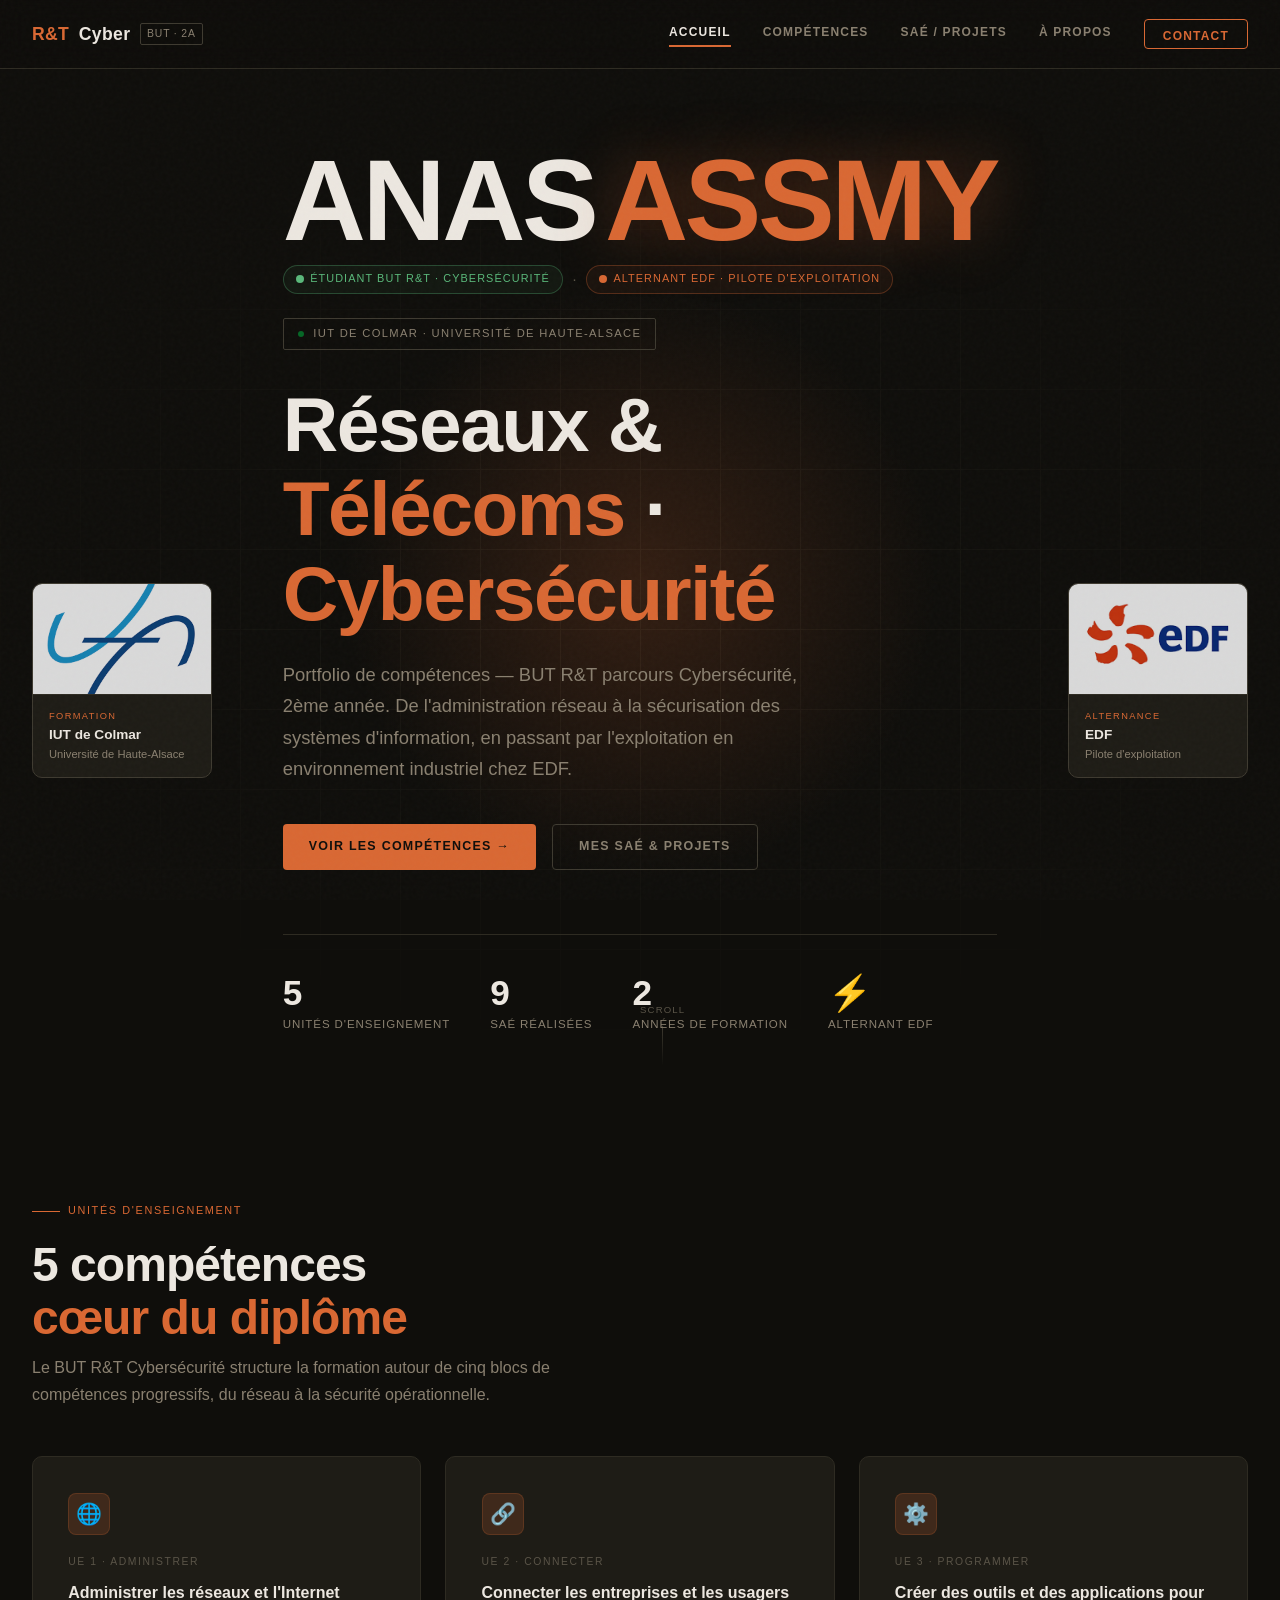
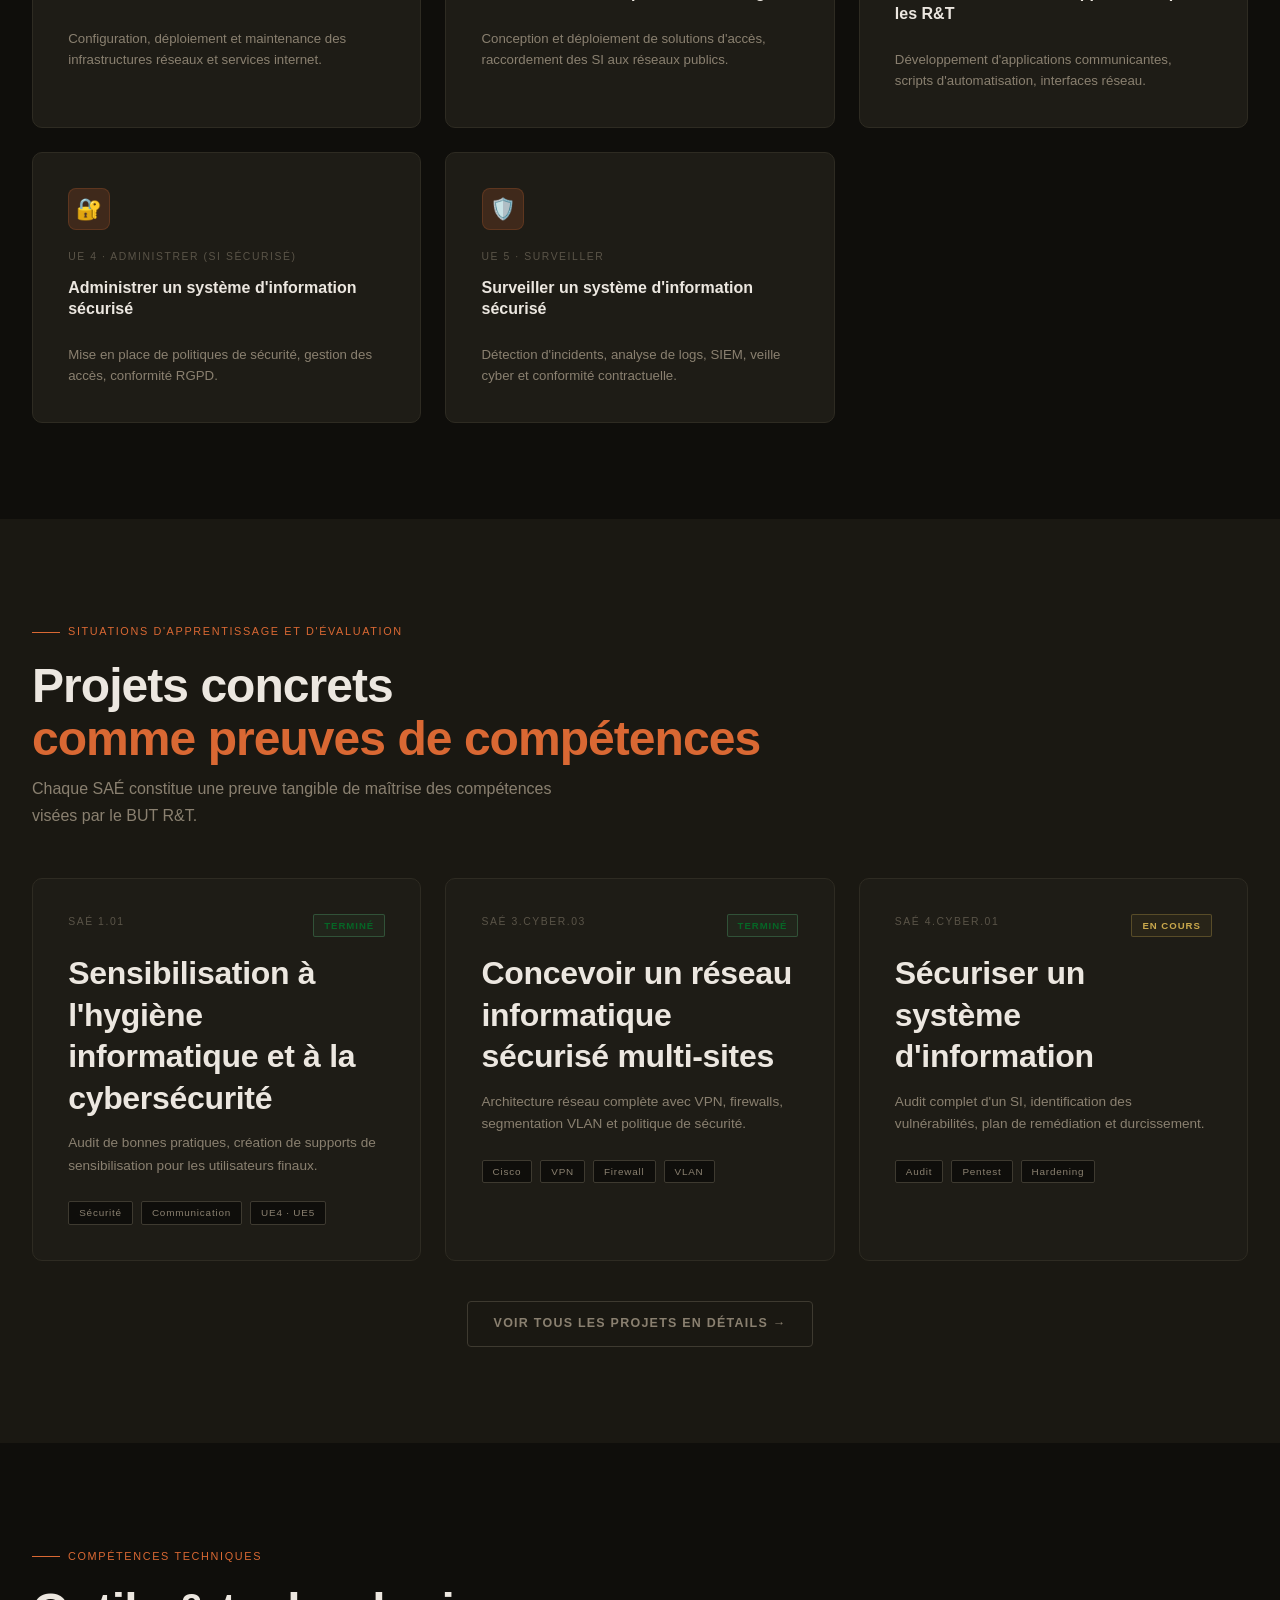
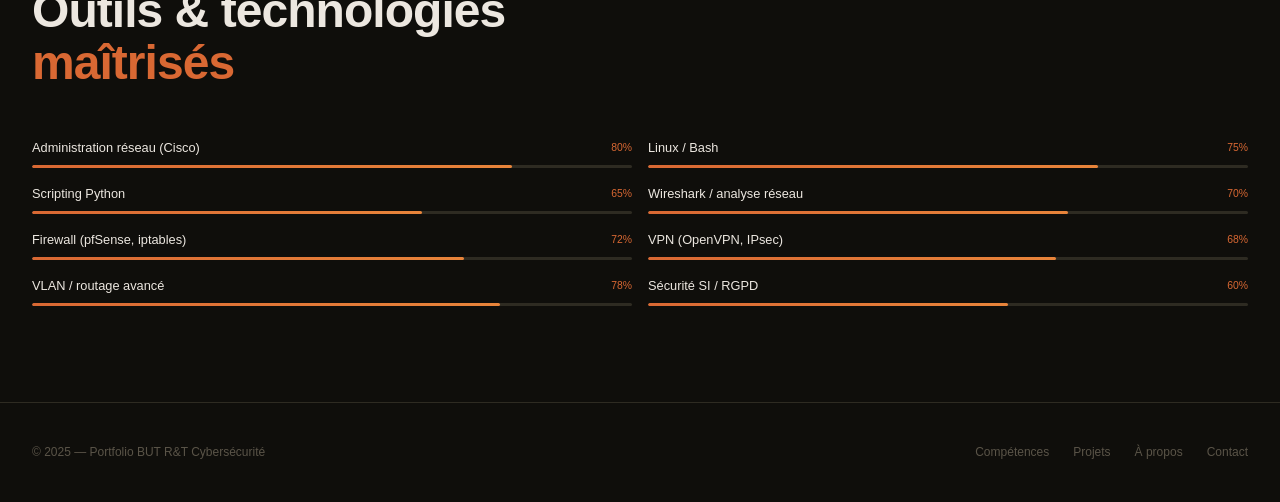
<file: index.html>
<!DOCTYPE html>
<html lang="fr">
<head>
  <meta charset="UTF-8" />
  <meta name="viewport" content="width=device-width, initial-scale=1.0"/>
  <title>Portfolio — BUT R&T Cybersécurité</title>
  <meta name="description" content="Portfolio étudiant BUT Réseaux & Télécommunications, parcours Cybersécurité — 2e année"/>
  <link rel="stylesheet" href="style.css"/>
  <link rel="icon" href="data:image/svg+xml,<svg xmlns='http://www.w3.org/2000/svg' viewBox='0 0 32 32'><rect width='32' height='32' rx='6' fill='%23d96833'/><text x='50%25' y='60%25' font-size='18' text-anchor='middle' fill='%230f0e0b' font-family='monospace' font-weight='700'>R</text></svg>"/>
</head>
<body>

<!-- ===== CURSOR ===== -->
<div class="cursor-dot" id="cursor"></div>

<!-- ===== HEADER ===== -->
<header id="header">
  <nav>
    <a href="index.html" class="nav-logo">
      <span>R&T</span>Cyber
      <span class="tag">BUT · 2A</span>
    </a>
    <div class="nav-links">
      <a href="index.html" class="active">Accueil</a>
      <a href="competences.html">Compétences</a>
      <a href="projets.html">SAÉ / Projets</a>
      <a href="apropos.html">À propos</a>
      <a href="contact.html" class="nav-cta">Contact</a>
    </div>
    <button class="nav-toggle" id="navToggle" aria-label="Menu">
      <span></span><span></span><span></span>
    </button>
  </nav>
</header>

<!-- Mobile menu -->
<div class="mobile-menu" id="mobileMenu">
  <a href="index.html">Accueil</a>
  <a href="competences.html">Compétences</a>
  <a href="projets.html">SAÉ / Projets</a>
  <a href="apropos.html">À propos</a>
  <a href="contact.html">Contact</a>
</div>

<!-- ===== HERO ===== -->
<main>
  <section class="hero">
    <div class="hero-grid"></div>
    <div class="hero-glow"></div>

    <!-- LEFT CARD: IUT -->
    <div class="hero-side-card hero-side-left reveal">
      <div class="side-card-img">
        <img
          src="uha.png"
          alt="IUT de Colmar – Université de Haute-Alsace"
          onerror="this.style.display='none';this.nextElementSibling.style.display='flex'"
        />
        <div class="side-card-fallback">
          <span>🎓</span>
        </div>
      </div>
      <div class="side-card-info">
        <div class="side-card-label">Formation</div>
        <div class="side-card-title">IUT de Colmar</div>
        <div class="side-card-sub">Université de Haute-Alsace</div>
      </div>
    </div>

    <!-- RIGHT CARD: EDF -->
    <div class="hero-side-card hero-side-right reveal">
      <div class="side-card-img">
        <img
          src="edf.png"
          alt="EDF – Électricité de France"
          onerror="this.style.display='none';this.nextElementSibling.style.display='flex'"
        />
        <div class="side-card-fallback">
          <span>⚡</span>
        </div>
      </div>
      <div class="side-card-info">
        <div class="side-card-label">Alternance</div>
        <div class="side-card-title">EDF</div>
        <div class="side-card-sub">Pilote d'exploitation</div>
      </div>
    </div>

    <div class="container hero-content">

      <!-- NAME BLOCK -->
      <div class="hero-identity">
        <div class="hero-name-line">
          <span class="hero-firstname">ANAS</span>
          <span class="hero-lastname">ASSMY</span>
        </div>
        <div class="hero-title-line">
          <span class="hero-role-tag">
            <svg width="8" height="8" viewBox="0 0 8 8"><circle cx="4" cy="4" r="4" fill="#5ab87a"/></svg>
            Étudiant BUT R&T · Cybersécurité
          </span>
          <span class="hero-role-sep">·</span>
          <span class="hero-alt-tag">
            <svg width="8" height="8" viewBox="0 0 8 8"><circle cx="4" cy="4" r="4" fill="#d96833"/></svg>
            Alternant EDF · Pilote d'exploitation
          </span>
        </div>
      </div>

      <div class="hero-badge">
        <span class="dot"></span>
        IUT de Colmar · Université de Haute-Alsace
      </div>

      <h1>
        Réseaux &amp;<br/>
        <em>Télécoms</em> ·<br/>
        <span class="h1-cyber">Cybersécurité</span>
      </h1>

      <p class="hero-sub">
        Portfolio de compétences — BUT R&T parcours Cybersécurité, 2ème année.
        De l'administration réseau à la sécurisation des systèmes d'information,
        en passant par l'exploitation en environnement industriel chez EDF.
      </p>

      <div class="hero-actions">
        <a href="competences.html" class="btn btn-primary">
          Voir les compétences →
        </a>
        <a href="projets.html" class="btn btn-outline">
          Mes SAÉ & projets
        </a>
      </div>

      <div class="hero-stats">
        <div>
          <div class="hero-stat-num">5</div>
          <div class="hero-stat-label">Unités d'Enseignement</div>
        </div>
        <div>
          <div class="hero-stat-num">9</div>
          <div class="hero-stat-label">SAÉ réalisées</div>
        </div>
        <div>
          <div class="hero-stat-num">2</div>
          <div class="hero-stat-label">Années de formation</div>
        </div>
        <div>
          <div class="hero-stat-num">⚡</div>
          <div class="hero-stat-label">Alternant EDF</div>
        </div>
      </div>
    </div>

    <div class="scroll-hint">Scroll</div>
  </section>

  <!-- ===== APERÇU UE ===== -->
  <section class="section">
    <div class="container">
      <div class="label">Unités d'enseignement</div>
      <h2 style="margin-bottom:0.6rem">5 compétences<br/><span class="text-accent">cœur du diplôme</span></h2>
      <p class="text-muted" style="max-width:520px;margin-bottom:3rem;line-height:1.7">
        Le BUT R&T Cybersécurité structure la formation autour de cinq blocs de compétences progressifs, du réseau à la sécurité opérationnelle.
      </p>

      <div class="ue-grid">
        <!-- UE1 -->
        <a href="competences.html#ue1" class="card ue-card reveal">
          <div class="ue-icon">🌐</div>
          <div class="ue-num">UE 1 · Administrer</div>
          <div class="ue-title">Administrer les réseaux et l'Internet</div>
          <p style="font-size:0.83rem;color:var(--text-muted);line-height:1.6">
            Configuration, déploiement et maintenance des infrastructures réseaux et services internet.
          </p>
        </a>

        <!-- UE2 -->
        <a href="competences.html#ue2" class="card ue-card reveal reveal-delay-1">
          <div class="ue-icon">🔗</div>
          <div class="ue-num">UE 2 · Connecter</div>
          <div class="ue-title">Connecter les entreprises et les usagers</div>
          <p style="font-size:0.83rem;color:var(--text-muted);line-height:1.6">
            Conception et déploiement de solutions d'accès, raccordement des SI aux réseaux publics.
          </p>
        </a>

        <!-- UE3 -->
        <a href="competences.html#ue3" class="card ue-card reveal reveal-delay-2">
          <div class="ue-icon">⚙️</div>
          <div class="ue-num">UE 3 · Programmer</div>
          <div class="ue-title">Créer des outils et des applications pour les R&T</div>
          <p style="font-size:0.83rem;color:var(--text-muted);line-height:1.6">
            Développement d'applications communicantes, scripts d'automatisation, interfaces réseau.
          </p>
        </a>

        <!-- UE4 -->
        <a href="competences.html#ue4" class="card ue-card reveal reveal-delay-3">
          <div class="ue-icon">🔐</div>
          <div class="ue-num">UE 4 · Administrer (SI sécurisé)</div>
          <div class="ue-title">Administrer un système d'information sécurisé</div>
          <p style="font-size:0.83rem;color:var(--text-muted);line-height:1.6">
            Mise en place de politiques de sécurité, gestion des accès, conformité RGPD.
          </p>
        </a>

        <!-- UE5 -->
        <a href="competences.html#ue5" class="card ue-card reveal reveal-delay-4">
          <div class="ue-icon">🛡️</div>
          <div class="ue-num">UE 5 · Surveiller</div>
          <div class="ue-title">Surveiller un système d'information sécurisé</div>
          <p style="font-size:0.83rem;color:var(--text-muted);line-height:1.6">
            Détection d'incidents, analyse de logs, SIEM, veille cyber et conformité contractuelle.
          </p>
        </a>
      </div>
    </div>
  </section>

  <!-- ===== APERÇU SAÉ ===== -->
  <section class="section" style="background:var(--bg-2);">
    <div class="container">
      <div class="label">Situations d'apprentissage et d'évaluation</div>
      <h2 style="margin-bottom:0.6rem">Projets concrets<br/><span class="text-accent">comme preuves de compétences</span></h2>
      <p class="text-muted" style="max-width:560px;margin-bottom:3rem;line-height:1.7">
        Chaque SAÉ constitue une preuve tangible de maîtrise des compétences visées par le BUT R&T.
      </p>

      <div class="projets-grid">
        <div class="card projet-card reveal">
          <div class="projet-header">
            <span class="projet-num">SAÉ 1.01</span>
            <span class="projet-badge badge-done">Terminé</span>
          </div>
          <div class="projet-title">Sensibilisation à l'hygiène informatique et à la cybersécurité</div>
          <p class="projet-desc">Audit de bonnes pratiques, création de supports de sensibilisation pour les utilisateurs finaux.</p>
          <div class="tech-tags">
            <span class="tech-tag">Sécurité</span>
            <span class="tech-tag">Communication</span>
            <span class="tech-tag">UE4 · UE5</span>
          </div>
        </div>

        <div class="card projet-card reveal reveal-delay-1">
          <div class="projet-header">
            <span class="projet-num">SAÉ 3.Cyber.03</span>
            <span class="projet-badge badge-done">Terminé</span>
          </div>
          <div class="projet-title">Concevoir un réseau informatique sécurisé multi-sites</div>
          <p class="projet-desc">Architecture réseau complète avec VPN, firewalls, segmentation VLAN et politique de sécurité.</p>
          <div class="tech-tags">
            <span class="tech-tag">Cisco</span>
            <span class="tech-tag">VPN</span>
            <span class="tech-tag">Firewall</span>
            <span class="tech-tag">VLAN</span>
          </div>
        </div>

        <div class="card projet-card reveal reveal-delay-2">
          <div class="projet-header">
            <span class="projet-num">SAÉ 4.Cyber.01</span>
            <span class="projet-badge badge-wip">En cours</span>
          </div>
          <div class="projet-title">Sécuriser un système d'information</div>
          <p class="projet-desc">Audit complet d'un SI, identification des vulnérabilités, plan de remédiation et durcissement.</p>
          <div class="tech-tags">
            <span class="tech-tag">Audit</span>
            <span class="tech-tag">Pentest</span>
            <span class="tech-tag">Hardening</span>
          </div>
        </div>
      </div>

      <div style="text-align:center;margin-top:2.5rem">
        <a href="projets.html" class="btn btn-outline">Voir tous les projets en détails →</a>
      </div>
    </div>
  </section>

  <!-- ===== SKILLS SNAPSHOT ===== -->
  <section class="section">
    <div class="container">
      <div class="label">Compétences techniques</div>
      <h2 style="margin-bottom:3rem">Outils & technologies<br/><span class="text-accent">maîtrisés</span></h2>

      <div class="skills-grid" id="skillsGrid">
        <div class="skill-bar reveal">
          <div class="skill-info"><span class="skill-name">Administration réseau (Cisco)</span><span class="skill-pct">80%</span></div>
          <div class="skill-track"><div class="skill-fill" data-width="80"></div></div>
        </div>
        <div class="skill-bar reveal reveal-delay-1">
          <div class="skill-info"><span class="skill-name">Linux / Bash</span><span class="skill-pct">75%</span></div>
          <div class="skill-track"><div class="skill-fill" data-width="75"></div></div>
        </div>
        <div class="skill-bar reveal reveal-delay-2">
          <div class="skill-info"><span class="skill-name">Scripting Python</span><span class="skill-pct">65%</span></div>
          <div class="skill-track"><div class="skill-fill" data-width="65"></div></div>
        </div>
        <div class="skill-bar reveal reveal-delay-3">
          <div class="skill-info"><span class="skill-name">Wireshark / analyse réseau</span><span class="skill-pct">70%</span></div>
          <div class="skill-track"><div class="skill-fill" data-width="70"></div></div>
        </div>
        <div class="skill-bar reveal">
          <div class="skill-info"><span class="skill-name">Firewall (pfSense, iptables)</span><span class="skill-pct">72%</span></div>
          <div class="skill-track"><div class="skill-fill" data-width="72"></div></div>
        </div>
        <div class="skill-bar reveal reveal-delay-1">
          <div class="skill-info"><span class="skill-name">VPN (OpenVPN, IPsec)</span><span class="skill-pct">68%</span></div>
          <div class="skill-track"><div class="skill-fill" data-width="68"></div></div>
        </div>
        <div class="skill-bar reveal reveal-delay-2">
          <div class="skill-info"><span class="skill-name">VLAN / routage avancé</span><span class="skill-pct">78%</span></div>
          <div class="skill-track"><div class="skill-fill" data-width="78"></div></div>
        </div>
        <div class="skill-bar reveal reveal-delay-3">
          <div class="skill-info"><span class="skill-name">Sécurité SI / RGPD</span><span class="skill-pct">60%</span></div>
          <div class="skill-track"><div class="skill-fill" data-width="60"></div></div>
        </div>
      </div>
    </div>
  </section>
</main>

<!-- ===== FOOTER ===== -->
<footer>
  <div class="container">
    <div class="footer-inner">
      <span class="footer-copy">© 2025 — Portfolio BUT R&T Cybersécurité</span>
      <div class="footer-links">
        <a href="competences.html">Compétences</a>
        <a href="projets.html">Projets</a>
        <a href="apropos.html">À propos</a>
        <a href="contact.html">Contact</a>
      </div>
    </div>
  </div>
</footer>

<script>
// Header hide on scroll
let lastY = 0;
const header = document.getElementById('header');
window.addEventListener('scroll', () => {
  const y = window.scrollY;
  header.classList.toggle('hidden', y > lastY && y > 100);
  lastY = y;
});

// Mobile menu
const toggle = document.getElementById('navToggle');
const menu   = document.getElementById('mobileMenu');
toggle.addEventListener('click', () => menu.classList.toggle('open'));
menu.querySelectorAll('a').forEach(a => a.addEventListener('click', () => menu.classList.remove('open')));

// Reveal on scroll
const observer = new IntersectionObserver(entries => {
  entries.forEach(e => { if (e.isIntersecting) e.target.classList.add('visible'); });
}, { threshold: 0.12 });
document.querySelectorAll('.reveal').forEach(el => observer.observe(el));

// Skill bars
const skillObserver = new IntersectionObserver(entries => {
  entries.forEach(e => {
    if (e.isIntersecting) {
      e.target.querySelectorAll('.skill-fill').forEach(fill => {
        fill.style.width = fill.dataset.width + '%';
      });
    }
  });
}, { threshold: 0.3 });
const sg = document.getElementById('skillsGrid');
if (sg) skillObserver.observe(sg);

// Cursor
const cursor = document.getElementById('cursor');
document.addEventListener('mousemove', e => {
  cursor.style.transform = `translate(${e.clientX - 4}px, ${e.clientY - 4}px)`;
});
</script>
</body>
</html>
</file>
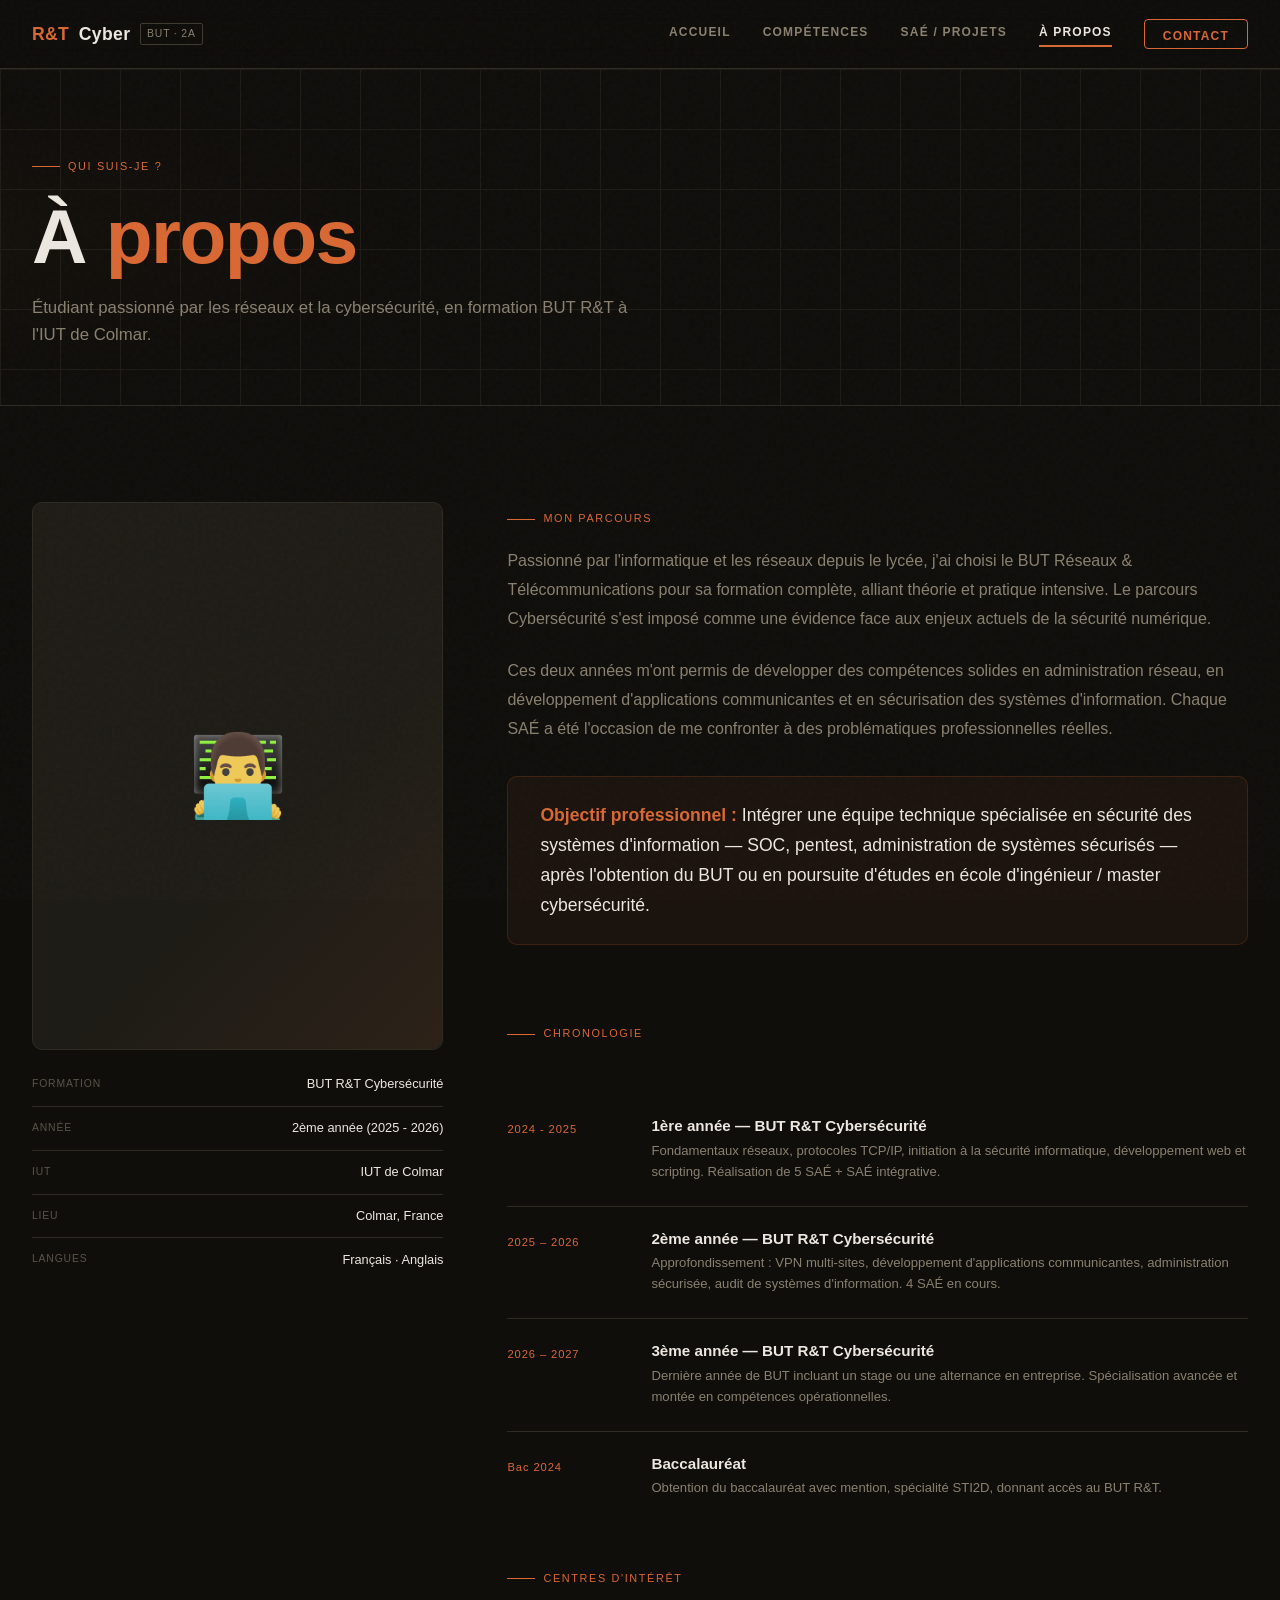
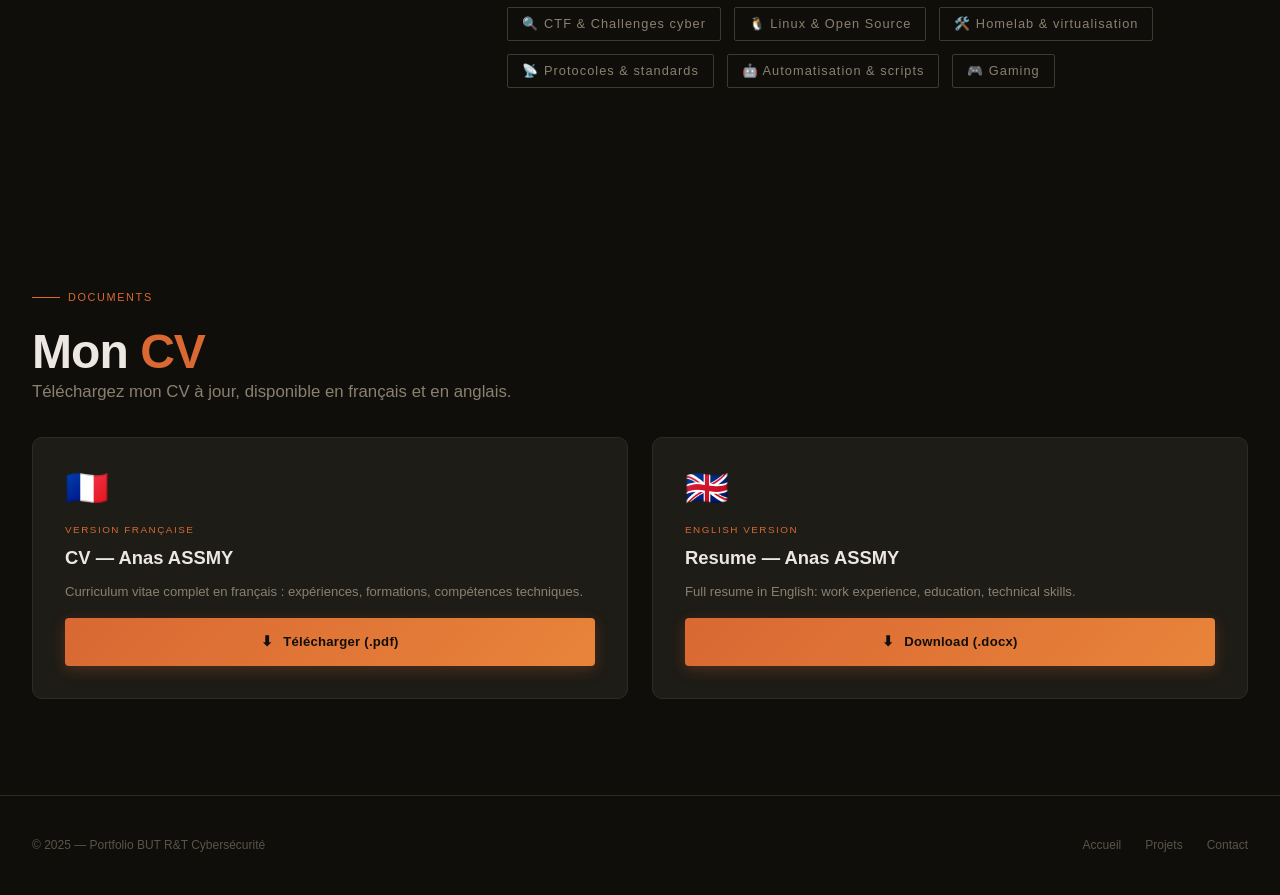
<file: apropos.html>
<!DOCTYPE html>
<html lang="fr">
<head>
  <meta charset="UTF-8"/>
  <meta name="viewport" content="width=device-width, initial-scale=1.0"/>
  <title>À propos — Portfolio BUT R&T Cybersécurité</title>
  <link rel="stylesheet" href="style.css"/>
  <link rel="icon" href="data:image/svg+xml,<svg xmlns='http://www.w3.org/2000/svg' viewBox='0 0 32 32'><rect width='32' height='32' rx='6' fill='%23d96833'/><text x='50%25' y='60%25' font-size='18' text-anchor='middle' fill='%230f0e0b' font-family='monospace' font-weight='700'>R</text></svg>"/>
</head>
<body>
<div class="cursor-dot" id="cursor"></div>

<header id="header">
  <nav>
    <a href="index.html" class="nav-logo"><span>R&T</span>Cyber<span class="tag">BUT · 2A</span></a>
    <div class="nav-links">
      <a href="index.html">Accueil</a>
      <a href="competences.html">Compétences</a>
      <a href="projets.html">SAÉ / Projets</a>
      <a href="apropos.html" class="active">À propos</a>
      <a href="contact.html" class="nav-cta">Contact</a>
    </div>
    <button class="nav-toggle" id="navToggle"><span></span><span></span><span></span></button>
  </nav>
</header>
<div class="mobile-menu" id="mobileMenu">
  <a href="index.html">Accueil</a>
  <a href="competences.html">Compétences</a>
  <a href="projets.html">SAÉ / Projets</a>
  <a href="apropos.html">À propos</a>
  <a href="contact.html">Contact</a>
</div>

<main>
  <section class="page-hero">
    <div class="page-hero-bg"></div>
    <div class="container page-hero-content">
      <div class="label">Qui suis-je ?</div>
      <h1>À <span class="text-accent">propos</span></h1>
      <p>Étudiant passionné par les réseaux et la cybersécurité, en formation BUT R&T à l'IUT de Colmar.</p>
    </div>
  </section>

  <section class="section">
    <div class="container">
      <div class="about-layout">

       
 


        <!-- SIDEBAR -->
        <div class="about-sidebar reveal">
          <div class="avatar-wrapper">
            <div class="avatar-placeholder">👨‍💻</div>
            <div class="avatar-frame"></div>
          </div>

          <div class="info-list">
            <div class="info-row">
              <span class="info-key">Formation</span>
              <span class="info-val">BUT R&T Cybersécurité</span>
            </div>
            <div class="info-row">
              <span class="info-key">Année</span>
              <span class="info-val">2ème année (2025 - 2026)</span>
            </div>
            <div class="info-row">
              <span class="info-key">IUT</span>
              <span class="info-val">IUT de Colmar</span>
            </div>
            <div class="info-row">
              <span class="info-key">Lieu</span>
              <span class="info-val">Colmar, France</span>
            </div>
            <div class="info-row">
              <span class="info-key">Langues</span>
              <span class="info-val">Français · Anglais</span>
            </div>
          </div>
        </div>

        <!-- BODY -->
        <div class="about-body">
          <div class="label reveal">Mon parcours</div>

          <p class="reveal reveal-delay-1">
            Passionné par l'informatique et les réseaux depuis le lycée, j'ai choisi le BUT Réseaux & Télécommunications pour sa formation complète, alliant théorie et pratique intensive. Le parcours Cybersécurité s'est imposé comme une évidence face aux enjeux actuels de la sécurité numérique.
          </p>

          <p class="reveal reveal-delay-2">
            Ces deux années m'ont permis de développer des compétences solides en administration réseau, en développement d'applications communicantes et en sécurisation des systèmes d'information. Chaque SAÉ a été l'occasion de me confronter à des problématiques professionnelles réelles.
          </p>

          <div class="highlight-box reveal">
            <p>
              <strong>Objectif professionnel :</strong> Intégrer une équipe technique spécialisée en sécurité des systèmes d'information — SOC, pentest, administration de systèmes sécurisés — après l'obtention du BUT ou en poursuite d'études en école d'ingénieur / master cybersécurité.
            </p>
          </div>

          <!-- TIMELINE -->
          <div class="label reveal" style="margin-top:3rem">Chronologie</div>
          <div class="timeline">
            <div class="timeline-item reveal">
              <div class="timeline-year">2024 - 2025</div>
              <div class="timeline-content">
                <h4>1ère année — BUT R&T Cybersécurité</h4>
                <p>Fondamentaux réseaux, protocoles TCP/IP, initiation à la sécurité informatique, développement web et scripting. Réalisation de 5 SAÉ + SAÉ intégrative.</p>
              </div>
            </div>
            <div class="timeline-item reveal reveal-delay-1">
              <div class="timeline-year">2025 – 2026</div>
              <div class="timeline-content">
                <h4>2ème année — BUT R&T Cybersécurité</h4>
                <p>Approfondissement : VPN multi-sites, développement d'applications communicantes, administration sécurisée, audit de systèmes d'information. 4 SAÉ en cours.</p>
              </div>
            </div>
            <div class="timeline-item reveal reveal-delay-2">
              <div class="timeline-year">2026 – 2027</div>
              <div class="timeline-content">
                <h4>3ème année — BUT R&T Cybersécurité</h4>
                <p>Dernière année de BUT incluant un stage ou une alternance en entreprise. Spécialisation avancée et montée en compétences opérationnelles.</p>
              </div>
            </div>
            <div class="timeline-item reveal reveal-delay-3">
              <div class="timeline-year">Bac 2024</div>
              <div class="timeline-content">
                <h4>Baccalauréat</h4>
                <p>Obtention du baccalauréat avec mention, spécialité STI2D, donnant accès au BUT R&T.</p>
              </div>
            </div>
          </div>

          <!-- CENTRES D'INTÉRÊT -->
          <div class="label reveal" style="margin-top:3rem">Centres d'intérêt</div>
          <div style="display:flex;flex-wrap:wrap;gap:0.8rem;" class="reveal reveal-delay-1">
            <span class="tech-tag" style="font-size:0.8rem;padding:6px 14px;">🔍 CTF & Challenges cyber</span>
            <span class="tech-tag" style="font-size:0.8rem;padding:6px 14px;">🐧 Linux & Open Source</span>
            <span class="tech-tag" style="font-size:0.8rem;padding:6px 14px;">🛠️ Homelab & virtualisation</span>
            <span class="tech-tag" style="font-size:0.8rem;padding:6px 14px;">📡 Protocoles & standards</span>
            <span class="tech-tag" style="font-size:0.8rem;padding:6px 14px;">🤖 Automatisation & scripts</span>
            <span class="tech-tag" style="font-size:0.8rem;padding:6px 14px;">🎮 Gaming</span>
          </div>
        </div>
      </div>
    </div>
  </section>
   <section class="section">
  <div class="container">
    <div class="label">Documents</div>
    <h2>Mon <span class="text-accent">CV</span></h2>
    <p style="font-size:1.05rem;color:var(--text-muted);max-width:600px;margin-bottom:2rem;">
      Téléchargez mon CV à jour, disponible en français et en anglais.
    </p>
 
    <div class="cv-grid">
 
      <!-- CV FRANÇAIS -->
      <div class="cv-card reveal">
        <div class="cv-card-flag">🇫🇷</div>
        <div class="cv-card-body">
          <div class="cv-card-label">Version française</div>
          <div class="cv-card-title">CV — Anas ASSMY</div>
          <p class="cv-card-desc">Curriculum vitae complet en français : expériences, formations, compétences techniques.</p>
        </div>
        <a href="CV_2026-06-17_Anas_ASSMY-1.pdf" download class="cv-download-btn">
          <span class="cv-icon">⬇</span>
          Télécharger (.pdf)
        </a>
      </div>
 
      <!-- CV ANGLAIS -->
      <div class="cv-card reveal reveal-delay-1">
        <div class="cv-card-flag">🇬🇧</div>
        <div class="cv-card-body">
          <div class="cv-card-label">English version</div>
          <div class="cv-card-title">Resume — Anas ASSMY</div>
          <p class="cv-card-desc">Full resume in English: work experience, education, technical skills.</p>
        </div>
        <a href="CV_Anas_ASSMY_EN.docx" download class="cv-download-btn">
          <span class="cv-icon">⬇</span>
          Download (.docx)
        </a>
      </div>
 
    </div>
  </div>
</section>

  
</main>

<footer>
  <div class="container">
    <div class="footer-inner">
      <span class="footer-copy">© 2025 — Portfolio BUT R&T Cybersécurité</span>
      <div class="footer-links">
        <a href="index.html">Accueil</a>
        <a href="projets.html">Projets</a>
        <a href="contact.html">Contact</a>
      </div>
    </div>
  </div>
</footer>

<script>
let lastY = 0;
const header = document.getElementById('header');
window.addEventListener('scroll', () => {
  const y = window.scrollY;
  header.classList.toggle('hidden', y > lastY && y > 100);
  lastY = y;
});
const toggle = document.getElementById('navToggle');
const menu   = document.getElementById('mobileMenu');
toggle.addEventListener('click', () => menu.classList.toggle('open'));
menu.querySelectorAll('a').forEach(a => a.addEventListener('click', () => menu.classList.remove('open')));
const observer = new IntersectionObserver(entries => {
  entries.forEach(e => { if (e.isIntersecting) e.target.classList.add('visible'); });
}, { threshold: 0.1 });
document.querySelectorAll('.reveal').forEach(el => observer.observe(el));
const cursor = document.getElementById('cursor');
document.addEventListener('mousemove', e => {
  cursor.style.transform = `translate(${e.clientX - 4}px, ${e.clientY - 4}px)`;
});
</script>
</body>
</html>
</file>
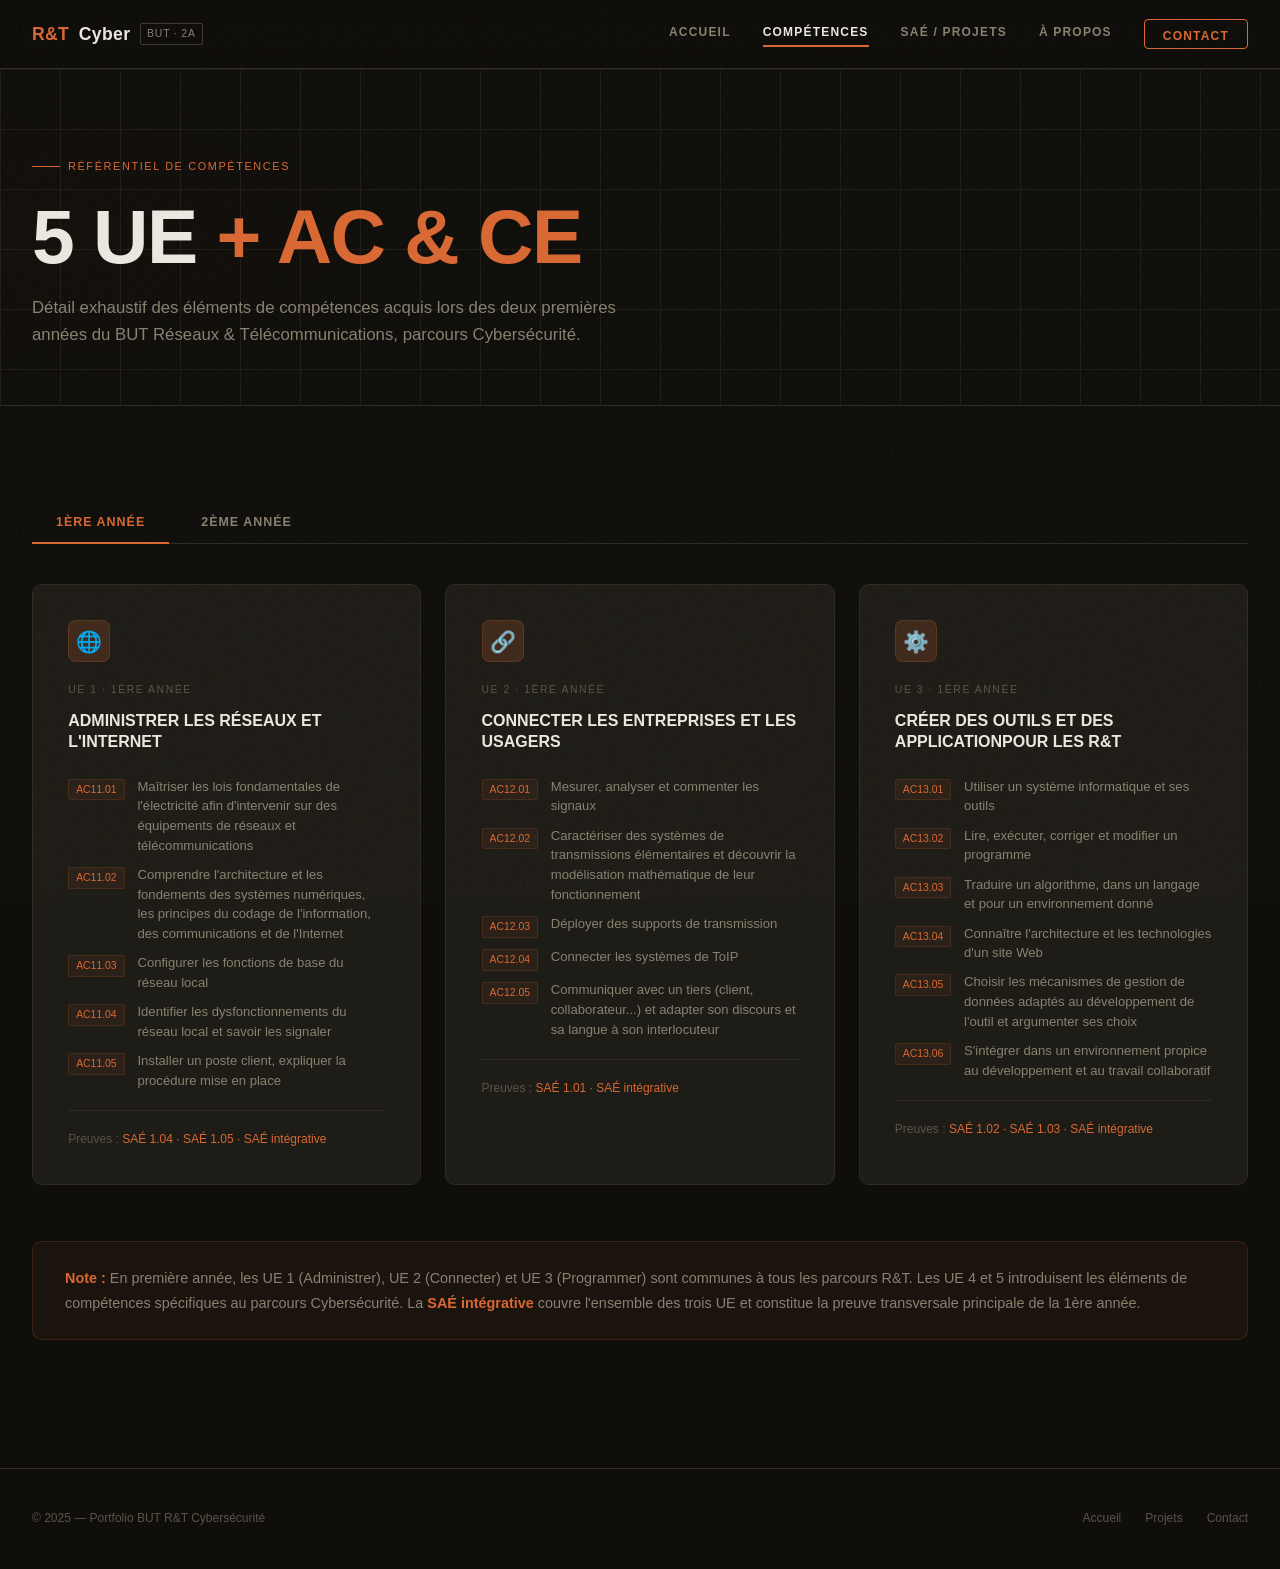
<file: competences.html>
<!DOCTYPE html>
<html lang="fr">
<head>
  <meta charset="UTF-8"/>
  <meta name="viewport" content="width=device-width, initial-scale=1.0"/>
  <title>Compétences — Portfolio BUT R&T Cybersécurité</title>
  <link rel="stylesheet" href="style.css"/>
  <link rel="icon" href="data:image/svg+xml,<svg xmlns='http://www.w3.org/2000/svg' viewBox='0 0 32 32'><rect width='32' height='32' rx='6' fill='%23d96833'/><text x='50%25' y='60%25' font-size='18' text-anchor='middle' fill='%230f0e0b' font-family='monospace' font-weight='700'>R</text></svg>"/>
</head>
<body>
<div class="cursor-dot" id="cursor"></div>

<header id="header">
  <nav>
    <a href="index.html" class="nav-logo"><span>R&T</span>Cyber<span class="tag">BUT · 2A</span></a>
    <div class="nav-links">
      <a href="index.html">Accueil</a>
      <a href="competences.html" class="active">Compétences</a>
      <a href="projets.html">SAÉ / Projets</a>
      <a href="apropos.html">À propos</a>
      <a href="contact.html" class="nav-cta">Contact</a>
    </div>
    <button class="nav-toggle" id="navToggle"><span></span><span></span><span></span></button>
  </nav>
</header>

<div class="mobile-menu" id="mobileMenu">
  <a href="index.html">Accueil</a>
  <a href="competences.html">Compétences</a>
  <a href="projets.html">SAÉ / Projets</a>
  <a href="apropos.html">À propos</a>
  <a href="contact.html">Contact</a>
</div>

<main>
  <!-- PAGE HERO -->
  <section class="page-hero">
    <div class="page-hero-bg"></div>
    <div class="container page-hero-content">
      <div class="label">Référentiel de compétences</div>
      <h1>5 UE<span class="text-accent"> + AC & CE</span></h1>
      <p>Détail exhaustif des éléments de compétences acquis lors des deux premières années du BUT Réseaux & Télécommunications, parcours Cybersécurité.</p>
    </div>
  </section>

  <!-- YEAR TABS -->
  <section class="section">
    <div class="container">

      <div class="year-tabs">
        <button class="year-tab active" data-tab="an1">1ère année</button>
        <button class="year-tab" data-tab="an2">2ème année</button>
      </div>

      <!-- ======= 1ÈRE ANNÉE ======= -->
      <div class="tab-content active ue-grid" id="an1">

        <!-- UE3 1A -->
        <div class="card ue-card reveal" id="ue3-1a">
          <div class="ue-icon">🌐</div>
          <div class="ue-num">UE 1 · 1ère année</div>
          <div class="ue-title">ADMINISTRER LES RÉSEAUX ET L'INTERNET</div>
          <div class="ce-list">
            <div class="ce-item"><span class="ce-code">AC11.01</span>Maîtriser les lois fondamentales de l'électricité afin d'intervenir sur des équipements de réseaux et télécommunications</div>
            <div class="ce-item"><span class="ce-code">AC11.02</span>Comprendre l'architecture et les fondements des systèmes numériques, les principes du codage de l'information, des communications et de l'Internet</div>
            <div class="ce-item"><span class="ce-code">AC11.03</span>Configurer les fonctions de base du réseau local</div>
            <div class="ce-item"><span class="ce-code">AC11.04</span>Identifier les dysfonctionnements du réseau local et savoir les signaler</div>
            <div class="ce-item"><span class="ce-code">AC11.05</span>Installer un poste client, expliquer la procédure mise en place</div>
          </div>
          <div class="projet-ue-link">Preuves : <span>SAÉ 1.04 · SAÉ 1.05 · SAÉ intégrative</span></div>
        </div>

        <!-- UE4 1A -->
        <div class="card ue-card reveal reveal-delay-1" id="ue4-1a">
          <div class="ue-icon">🔗</div>
          <div class="ue-num">UE 2 · 1ère année</div>
          <div class="ue-title">CONNECTER LES ENTREPRISES ET LES USAGERS</div>
          <div class="ce-list">
            <div class="ce-item"><span class="ce-code">AC12.01</span>Mesurer, analyser et commenter les signaux</div>
            <div class="ce-item"><span class="ce-code">AC12.02</span>Caractériser des systèmes de transmissions élémentaires et découvrir la modélisation mathématique de leur fonctionnement</div>
            <div class="ce-item"><span class="ce-code">AC12.03</span>Déployer des supports de transmission</div>
            <div class="ce-item"><span class="ce-code">AC12.04</span>Connecter les systèmes de ToIP</div>
            <div class="ce-item"><span class="ce-code">AC12.05</span>Communiquer avec un tiers (client, collaborateur...) et adapter son discours et sa langue à son interlocuteur</div>
          </div>
          <div class="projet-ue-link">Preuves : <span>SAÉ 1.01 · SAÉ intégrative</span></div>
        </div>

        <!-- UE5 1A -->
        <div class="card ue-card reveal reveal-delay-2" id="ue5-1a">
          <div class="ue-icon">⚙️</div>
          <div class="ue-num">UE 3 · 1ère année</div>
          <div class="ue-title">CRÉER DES OUTILS  ET DES  APPLICATIONPOUR LES R&T</div>
          <div class="ce-list">
            <div class="ce-item"><span class="ce-code">AC13.01</span>Utiliser un système informatique et ses outils</div>
            <div class="ce-item"><span class="ce-code">AC13.02</span>Lire, exécuter, corriger et modifier un programme</div>
            <div class="ce-item"><span class="ce-code">AC13.03</span>Traduire un algorithme, dans un langage et pour un environnement donné</div>
            <div class="ce-item"><span class="ce-code">AC13.04</span>Connaître l'architecture et les technologies d'un site Web</div>
            <div class="ce-item"><span class="ce-code">AC13.05</span>Choisir les mécanismes de gestion de données adaptés au développement de l'outil et argumenter ses choix</div>
            <div class="ce-item"><span class="ce-code">AC13.06</span>S'intégrer dans un environnement propice au développement et au travail collaboratif</div>
          </div>
          <div class="projet-ue-link">Preuves : <span>SAÉ 1.02 · SAÉ 1.03 · SAÉ intégrative</span></div>
        </div>

        <!-- NOTE 1A -->
        <div class="highlight-box" style="grid-column:1/-1">
          <p>
            <strong>Note :</strong> En première année, les UE 1 (Administrer), UE 2 (Connecter) et UE 3 (Programmer) sont communes à tous les parcours R&T.
            Les UE 4 et 5 introduisent les éléments de compétences spécifiques au parcours Cybersécurité.
            La <strong>SAÉ intégrative</strong> couvre l'ensemble des trois UE et constitue la preuve transversale principale de la 1ère année.
          </p>
        </div>
      </div>

      <!-- ======= 2ÈME ANNÉE ======= -->
      <div class="tab-content ue-grid" id="an2">

        <!-- UE1 2A -->
        <div class="card ue-card reveal" id="ue1">
          <div class="ue-icon">🌐</div>
          <div class="ue-num">UE 1 · 2ème année</div>
          <div class="ue-title">Administrer les réseaux et l'Internet</div>
          <div class="ce-list">
            <div class="ce-item"><span class="ce-code">AC11.01</span>Maîtriser les lois fondamentales de l'électricité afin d'intervenir sur des équipements de réseaux et télécommunications</div>
            <div class="ce-item"><span class="ce-code">AC11.02</span>Comprendre l'architecture et les fondements des systèmes numériques, les principes du codage de l'information, des communications et de l'Internet</div>
            <div class="ce-item"><span class="ce-code">AC11.03</span>Configurer les fonctions de base du réseau local</div>
            <div class="ce-item"><span class="ce-code">AC11.04</span>Identifier les dysfonctionnements du réseau local et savoir les signaler</div>
            <div class="ce-item"><span class="ce-code">AC11.05</span>Installer un poste client, expliquer la procédure mise en place</div>
          </div>
          <div class="projet-ue-link">Preuves : <span>SAE3.01_FA · SAE3.Cyber.03_FA</span></div>
        </div>

        <!-- UE2 2A -->
        <div class="card ue-card reveal reveal-delay-1" id="ue2">
          <div class="ue-icon">🔗</div>
          <div class="ue-num">UE 2 · 2ème année</div>
          <div class="ue-title">Connecter les entreprises et les usagers</div>
          <div class="ce-list">
            <div class="ce-item"><span class="ce-code">AC12.01</span>Mesurer, analyser et commenter les signaux</div>
            <div class="ce-item"><span class="ce-code">AC12.02</span>Caractériser des systèmes de transmissions élémentaires et découvrir la modélisation mathématique de leur fonctionnement</div>
            <div class="ce-item"><span class="ce-code">AC12.03</span>Déployer des supports de transmission</div>
            <div class="ce-item"><span class="ce-code">AC12.04</span>Connecter les systèmes de ToIP</div>
            <div class="ce-item"><span class="ce-code">AC12.05</span>Communiquer avec un tiers (client, collaborateur...) et adapter son discours et sa langue à son interlocuteur</div>
          </div>
          <div class="projet-ue-link">Preuves : <span>SAE3.01_FA · SAE3.02_FA</span></div>
        </div>

        <!-- UE3 2A -->
        <div class="card ue-card reveal reveal-delay-2" id="ue3">
          <div class="ue-icon">⚙️</div>
          <div class="ue-num">UE 3 · 2ème année</div>
          <div class="ue-title">Créer des outils et des applications pour les R&T</div>
          <div class="ce-list">
            <div class="ce-item"><span class="ce-code">AC13.01</span>Utiliser un système informatique et ses outils</div>
            <div class="ce-item"><span class="ce-code">AC13.02</span>Lire, exécuter, corriger et modifier un programme</div>
            <div class="ce-item"><span class="ce-code">AC13.03</span>Traduire un algorithme, dans un langage et pour un environnement donné</div>
            <div class="ce-item"><span class="ce-code">AC13.04</span>Connaître l'architecture et les technologies d'un site Web</div>
            <div class="ce-item"><span class="ce-code">AC13.05</span>Choisir les mécanismes de gestion de données adaptés au développement de l'outil et argumenter ses choix</div>
            <div class="ce-item"><span class="ce-code">AC13.06</span>S'intégrer dans un environnement propice au développement et au travail collaboratif</div>
          </div>
          <div class="projet-ue-link">Preuves : <span>SAE3.02_FA · SAE3.Cyber.03_FA</span></div>
        </div>

        <!-- UE4 2A -->
        <div class="card ue-card reveal reveal-delay-3" id="ue4">
          <div class="ue-icon">🔐</div>
          <div class="ue-num">UE 4 · 2ème année</div>
          <div class="ue-title">Administrer un système d'information sécurisé</div>
          <div class="ce-list">
            <div class="ce-item"><span class="ce-code">CE4.01</span>En visant un juste compromis entre exigences de sécurité et contraintes d'utilisation</div>
            <div class="ce-item"><span class="ce-code">CE4.02</span>En respectant les normes et le cadre juridique</div>
            <div class="ce-item"><span class="ce-code">CE4.03</span>En intégrant les dernières technologies</div>
            <div class="ce-item"><span class="ce-code">CE4.04</span>En travaillant en équipe</div>
            <div class="ce-item"><span class="ce-code">CE4.05</span>En sensibilisant efficacement des utilisateurs</div>
          </div>
          <div class="projet-ue-link">Preuves : <span>SAE4.Cyber.01 · SAE3.Cyber.03_FA</span></div>
        </div>

        <!-- UE5 2A -->
        <div class="card ue-card reveal" id="ue5">
          <div class="ue-icon">🛡️</div>
          <div class="ue-num">UE 5 · 2ème année</div>
          <div class="ue-title">Surveiller un système d'information sécurisé</div>
          <div class="ce-list">
            <div class="ce-item"><span class="ce-code">CE5.01</span>En assurant une veille permanente</div>
            <div class="ce-item"><span class="ce-code">CE5.02</span>En réalisant les mises à jour critiques</div>
            <div class="ce-item"><span class="ce-code">CE5.03</span>En automatisant des tâches</div>
            <div class="ce-item"><span class="ce-code">CE5.04</span>En s'intégrant dans une équipe</div>
            <div class="ce-item"><span class="ce-code">CE5.05</span>En surveillant le comportement du réseau</div>
            <div class="ce-item"><span class="ce-code">CE5.06</span>En veillant au respect des contrats et à la conformité des obligations du SI</div>
          </div>
          <div class="projet-ue-link">Preuves : <span>SAE4.Cyber.01 · SAE3.01_FA</span></div>
        </div>
      </div>

    </div>
  </section>
</main>

<footer>
  <div class="container">
    <div class="footer-inner">
      <span class="footer-copy">© 2025 — Portfolio BUT R&T Cybersécurité</span>
      <div class="footer-links">
        <a href="index.html">Accueil</a>
        <a href="projets.html">Projets</a>
        <a href="contact.html">Contact</a>
      </div>
    </div>
  </div>
</footer>

<script>
let lastY = 0;
const header = document.getElementById('header');
window.addEventListener('scroll', () => {
  const y = window.scrollY;
  header.classList.toggle('hidden', y > lastY && y > 100);
  lastY = y;
});
const toggle = document.getElementById('navToggle');
const menu   = document.getElementById('mobileMenu');
toggle.addEventListener('click', () => menu.classList.toggle('open'));
menu.querySelectorAll('a').forEach(a => a.addEventListener('click', () => menu.classList.remove('open')));

// Tabs
document.querySelectorAll('.year-tab').forEach(tab => {
  tab.addEventListener('click', () => {
    document.querySelectorAll('.year-tab').forEach(t => t.classList.remove('active'));
    document.querySelectorAll('.tab-content').forEach(t => t.classList.remove('active'));
    tab.classList.add('active');
    document.getElementById(tab.dataset.tab).classList.add('active');
    // Re-trigger reveals
    document.querySelectorAll('#' + tab.dataset.tab + ' .reveal').forEach(el => {
      el.classList.remove('visible');
      setTimeout(() => el.classList.add('visible'), 50);
    });
  });
});

const observer = new IntersectionObserver(entries => {
  entries.forEach(e => { if (e.isIntersecting) e.target.classList.add('visible'); });
}, { threshold: 0.1 });
document.querySelectorAll('.reveal').forEach(el => observer.observe(el));

const cursor = document.getElementById('cursor');
document.addEventListener('mousemove', e => {
  cursor.style.transform = `translate(${e.clientX - 4}px, ${e.clientY - 4}px)`;
});
</script>
</body>
</html>
</file>
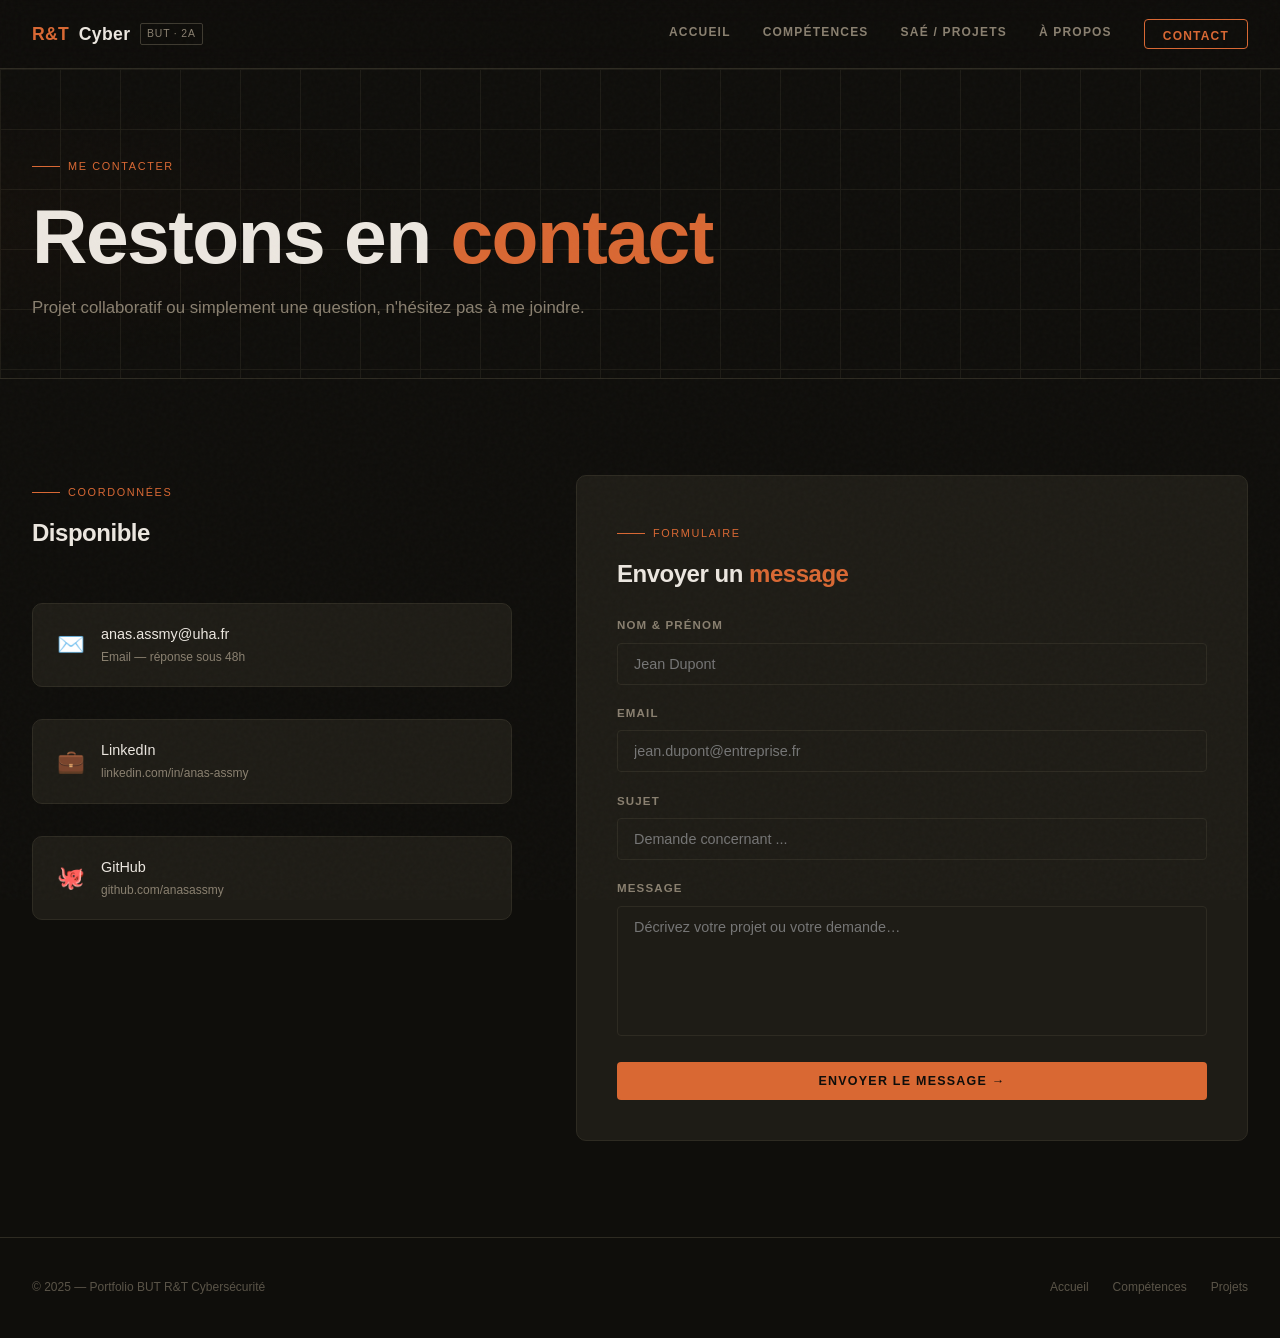
<file: contact.html>
<!DOCTYPE html>
<html lang="fr">
<head>
  <meta charset="UTF-8"/>
  <meta name="viewport" content="width=device-width, initial-scale=1.0"/>
  <title>Contact — Portfolio BUT R&T Cybersécurité</title>
  <link rel="stylesheet" href="style.css"/>
  <link rel="icon" href="data:image/svg+xml,<svg xmlns='http://www.w3.org/2000/svg' viewBox='0 0 32 32'><rect width='32' height='32' rx='6' fill='%23d96833'/><text x='50%25' y='60%25' font-size='18' text-anchor='middle' fill='%230f0e0b' font-family='monospace' font-weight='700'>R</text></svg>"/>
</head>
<body>
<div class="cursor-dot" id="cursor"></div>

<header id="header">
  <nav>
    <a href="index.html" class="nav-logo"><span>R&T</span>Cyber<span class="tag">BUT · 2A</span></a>
    <div class="nav-links">
      <a href="index.html">Accueil</a>
      <a href="competences.html">Compétences</a>
      <a href="projets.html">SAÉ / Projets</a>
      <a href="apropos.html">À propos</a>
      <a href="contact.html" class="nav-cta active">Contact</a>
    </div>
    <button class="nav-toggle" id="navToggle"><span></span><span></span><span></span></button>
  </nav>
</header>
<div class="mobile-menu" id="mobileMenu">
  <a href="index.html">Accueil</a>
  <a href="competences.html">Compétences</a>
  <a href="projets.html">SAÉ / Projets</a>
  <a href="apropos.html">À propos</a>
  <a href="contact.html">Contact</a>
</div>

<main>
  <section class="page-hero">
    <div class="page-hero-bg"></div>
    <div class="container page-hero-content">
      <div class="label">Me contacter</div>
      <h1>Restons en <span class="text-accent">contact</span></h1>
      <p>Projet collaboratif ou simplement une question, n'hésitez pas à me joindre.</p>
    </div>
  </section>

  <section class="section">
    <div class="container">
      <div class="contact-layout">

        <!-- INFO -->
        <div class="contact-info reveal">
          <div>
            <div class="label">Coordonnées</div>
            <h3 style="margin-bottom:1.5rem">Disponible</h3>
          </div>

          <a href="mailto:votre.email@example.com" class="contact-link">
            <span class="contact-link-icon">✉️</span>
            <div>
              <div class="contact-link-text">anas.assmy@uha.fr</div>
              <div class="contact-link-sub">Email — réponse sous 48h</div>
            </div>
          </a>

          <a href="www.linkedin.com/in/anas-assmy-b4763a350" target="_blank" class="contact-link">
            <span class="contact-link-icon">💼</span>
            <div>
              <div class="contact-link-text">LinkedIn</div>
              <div class="contact-link-sub">linkedin.com/in/anas-assmy</div>
            </div>
          </a>

          <a href="https://github.com/anasassmy" target="_blank" class="contact-link">
            <span class="contact-link-icon">🐙</span>
            <div>
              <div class="contact-link-text">GitHub</div>
              <div class="contact-link-sub">github.com/anasassmy</div>
            </div>
          </a>
        </div>

        <!-- FORM -->
        <div class="card reveal reveal-delay-1" style="padding:2.5rem;">
          <div class="label">Formulaire</div>
          <h3 style="margin-bottom:1.8rem">Envoyer un <span class="text-accent">message</span></h3>

          <div id="formSuccess" style="display:none;text-align:center;padding:3rem 1rem;">
            <div style="font-size:2.5rem;margin-bottom:1rem">✅</div>
            <h4 style="color:var(--green);margin-bottom:0.5rem">Message envoyé !</h4>
            <p style="color:var(--text-muted);font-size:0.9rem">Je reviendrai vers vous dans les meilleurs délais.</p>
          </div>

          <div id="contactForm">
            <div class="form-group">
              <label class="form-label" for="name">Nom & Prénom</label>
              <input class="form-input" type="text" id="name" placeholder="Jean Dupont" required/>
            </div>
            <div class="form-group">
              <label class="form-label" for="email">Email</label>
              <input class="form-input" type="email" id="email" placeholder="jean.dupont@entreprise.fr" required/>
            </div>
            <div class="form-group">
              <label class="form-label" for="subject">Sujet</label>
              <input class="form-input" type="text" id="subject" placeholder="Demande concernant ..."/>
            </div>
            <div class="form-group">
              <label class="form-label" for="message">Message</label>
              <textarea class="form-textarea" id="message" placeholder="Décrivez votre projet ou votre demande…" required></textarea>
            </div>
            <button class="btn btn-primary" style="width:100%;justify-content:center;" id="sendBtn" onclick="handleSubmit()">
              Envoyer le message →
            </button>
          </div>
        </div>

      </div>
    </div>
  </section>
</main>

<footer>
  <div class="container">
    <div class="footer-inner">
      <span class="footer-copy">© 2025 — Portfolio BUT R&T Cybersécurité</span>
      <div class="footer-links">
        <a href="index.html">Accueil</a>
        <a href="competences.html">Compétences</a>
        <a href="projets.html">Projets</a>
      </div>
    </div>
  </div>
</footer>

<script>
let lastY = 0;
const header = document.getElementById('header');
window.addEventListener('scroll', () => {
  const y = window.scrollY;
  header.classList.toggle('hidden', y > lastY && y > 100);
  lastY = y;
});
const toggle = document.getElementById('navToggle');
const menu   = document.getElementById('mobileMenu');
toggle.addEventListener('click', () => menu.classList.toggle('open'));
menu.querySelectorAll('a').forEach(a => a.addEventListener('click', () => menu.classList.remove('open')));
const observer = new IntersectionObserver(entries => {
  entries.forEach(e => { if (e.isIntersecting) e.target.classList.add('visible'); });
}, { threshold: 0.1 });
document.querySelectorAll('.reveal').forEach(el => observer.observe(el));

function handleSubmit() {
  const name    = document.getElementById('name').value.trim();
  const email   = document.getElementById('email').value.trim();
  const message = document.getElementById('message').value.trim();
  if (!name || !email || !message) {
    alert('Merci de remplir les champs obligatoires.');
    return;
  }
  // Mailto fallback
  const subject = document.getElementById('subject').value || 'Contact portfolio';
  const body = `Nom : ${name}\nEmail : ${email}\n\n${message}`;
  window.location.href = `mailto:votre.email@example.com?subject=${encodeURIComponent(subject)}&body=${encodeURIComponent(body)}`;
  document.getElementById('contactForm').style.display = 'none';
  document.getElementById('formSuccess').style.display = 'block';
}

const cursor = document.getElementById('cursor');
document.addEventListener('mousemove', e => {
  cursor.style.transform = `translate(${e.clientX - 4}px, ${e.clientY - 4}px)`;
});
</script>
</body>
</html>
</file>
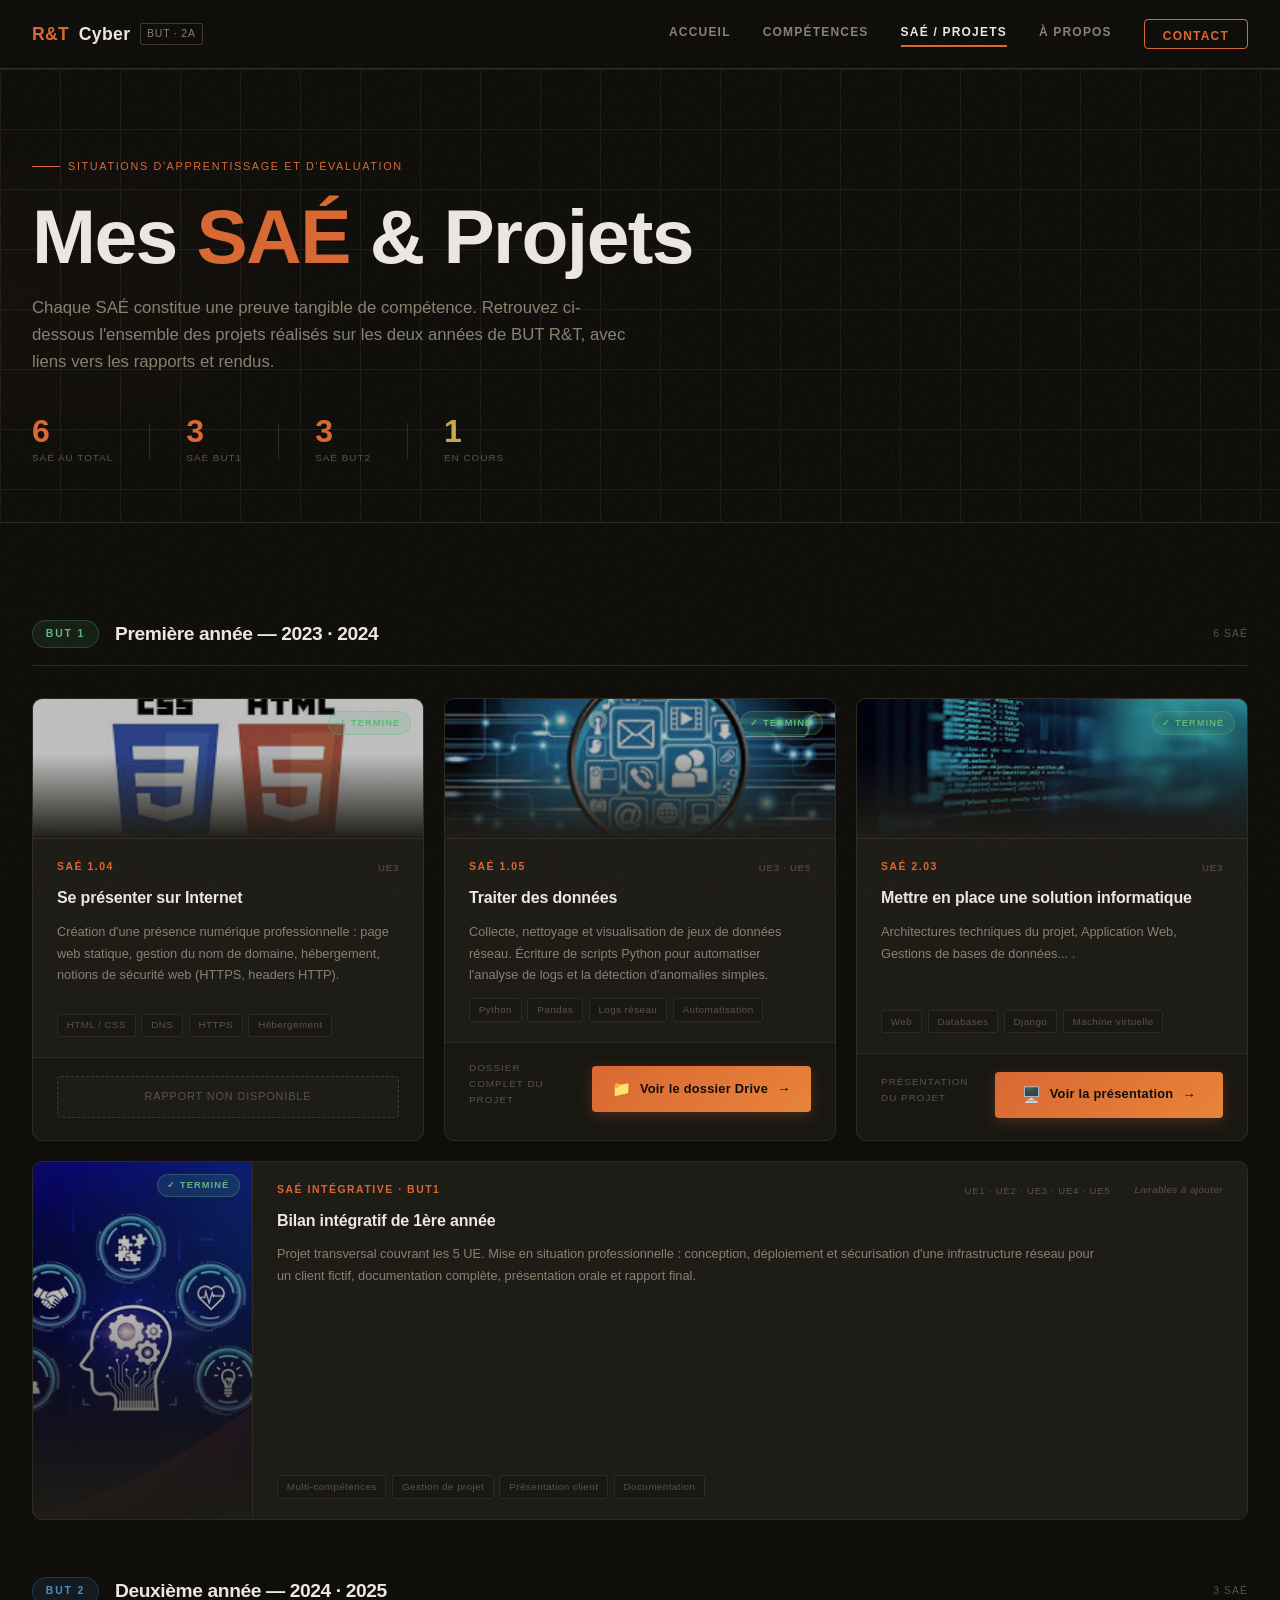
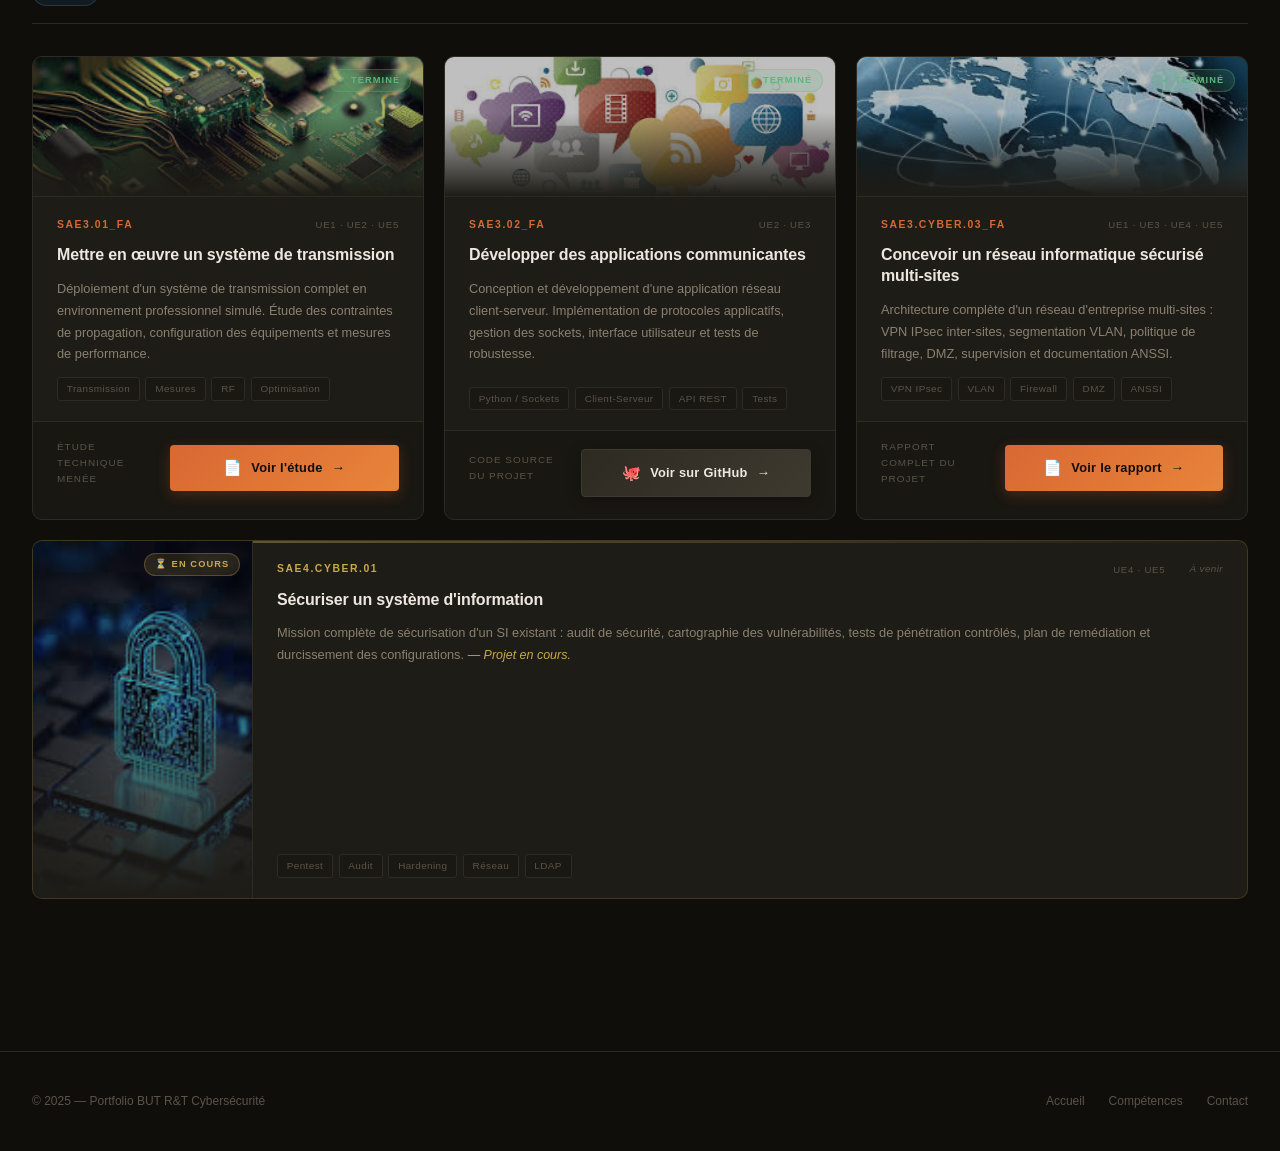
<file: projets.html>
<!DOCTYPE html>
<html lang="fr">
<head>
  <meta charset="UTF-8"/>
  <meta name="viewport" content="width=device-width, initial-scale=1.0"/>
  <title>SAÉ & Projets — Portfolio BUT R&T Cybersécurité</title>
  <link rel="stylesheet" href="style.css"/>
  <link rel="icon" href="data:image/svg+xml,<svg xmlns='http://www.w3.org/2000/svg' viewBox='0 0 32 32'><rect width='32' height='32' rx='6' fill='%23d96833'/><text x='50%25' y='60%25' font-size='18' text-anchor='middle' fill='%230f0e0b' font-family='monospace' font-weight='700'>R</text></svg>"/>
<style>
/* Images SAÉ — gestion src vide + images réelles */
.sae-media img {
  display: block;
  width: 100%;
  height: 100%;
  object-fit: cover;
  object-position: center;
  filter: brightness(0.75) saturate(0.65);
  transition: filter 0.35s ease, transform 0.35s ease;
}
.sae-item:hover .sae-media img {
  filter: brightness(0.9) saturate(1);
  transform: scale(1.03);
}
.sae-media img[src=""] {
  display: none;
}
.sae-media {
  background: linear-gradient(135deg, #1a1812 0%, #252218 100%);
}

/* ════════════════════════════════════════════════════
   BOUTONS CTA — Liens vers rapports / dossiers / github
   ════════════════════════════════════════════════════ */
.sae-footer {
  padding: 1.1rem 1.5rem 1.4rem;
  border-top: 1px solid var(--border);
  background: rgba(0,0,0,0.18);
}

.sae-footer-text {
  display: block;
  font-family: var(--font-mono);
  font-size: 0.62rem;
  letter-spacing: 0.1em;
  text-transform: uppercase;
  color: var(--text-dim);
  margin-bottom: 0.6rem;
}

.sae-cta {
  display: inline-flex;
  align-items: center;
  justify-content: center;
  gap: 0.55rem;
  width: 100%;
  padding: 0.75rem 1.2rem;
  font-family: var(--font-head);
  font-size: 0.8rem;
  font-weight: 700;
  letter-spacing: 0.02em;
  color: var(--bg);
  background: linear-gradient(135deg, var(--accent) 0%, var(--accent-2) 100%);
  border-radius: var(--radius);
  text-decoration: none;
  box-shadow: 0 4px 14px rgba(217,104,51,0.25);
  transition: transform 0.25s cubic-bezier(0.33,1,0.68,1),
              box-shadow 0.25s cubic-bezier(0.33,1,0.68,1),
              background 0.25s ease;
  position: relative;
  overflow: hidden;
}

.sae-cta::before {
  content: '';
  position: absolute;
  inset: 0;
  background: linear-gradient(135deg, rgba(255,255,255,0.18), transparent 60%);
  opacity: 0;
  transition: opacity 0.25s ease;
}

.sae-cta:hover {
  transform: translateY(-3px);
  box-shadow: 0 10px 26px rgba(217,104,51,0.4);
  background: linear-gradient(135deg, var(--accent-2) 0%, var(--accent) 100%);
}
.sae-cta:hover::before { opacity: 1; }

.sae-cta:active { transform: translateY(-1px); }

.sae-cta .cta-icon {
  font-size: 0.95rem;
  line-height: 1;
}

.sae-cta .cta-arrow {
  font-size: 0.85rem;
  transition: transform 0.25s ease;
}
.sae-cta:hover .cta-arrow { transform: translateX(4px); }

/* Variante GitHub : couleur différente pour bien distinguer */
.sae-cta.cta-github {
  background: linear-gradient(135deg, #2d2a22 0%, #3e3a30 100%);
  color: var(--text);
  box-shadow: 0 4px 14px rgba(0,0,0,0.3);
  border: 1px solid var(--border-2);
}
.sae-cta.cta-github:hover {
  background: linear-gradient(135deg, #3e3a30 0%, #4a4536 100%);
  box-shadow: 0 10px 26px rgba(0,0,0,0.45);
  border-color: var(--accent);
}

/* Placeholder quand aucun lien disponible (SAÉ non terminée) */
.sae-footer-empty {
  display: flex;
  align-items: center;
  justify-content: center;
  gap: 0.5rem;
  width: 100%;
  padding: 0.7rem 1.2rem;
  font-family: var(--font-mono);
  font-size: 0.68rem;
  letter-spacing: 0.08em;
  text-transform: uppercase;
  color: var(--text-dim);
  background: var(--bg-card);
  border: 1px dashed var(--border-2);
  border-radius: var(--radius);
}
</style>
</head>
<body>
<div class="cursor-dot" id="cursor"></div>

<header id="header">
  <nav>
    <a href="index.html" class="nav-logo"><span>R&T</span>Cyber<span class="tag">BUT · 2A</span></a>
    <div class="nav-links">
      <a href="index.html">Accueil</a>
      <a href="competences.html">Compétences</a>
      <a href="projets.html" class="active">SAÉ / Projets</a>
      <a href="apropos.html">À propos</a>
      <a href="contact.html" class="nav-cta">Contact</a>
    </div>
    <button class="nav-toggle" id="navToggle"><span></span><span></span><span></span></button>
  </nav>
</header>
<div class="mobile-menu" id="mobileMenu">
  <a href="index.html">Accueil</a>
  <a href="competences.html">Compétences</a>
  <a href="projets.html">SAÉ / Projets</a>
  <a href="apropos.html">À propos</a>
  <a href="contact.html">Contact</a>
</div>

<main>
  <!-- PAGE HERO -->
  <section class="page-hero">
    <div class="page-hero-bg"></div>
    <div class="container page-hero-content">
      <div class="label">Situations d'apprentissage et d'évaluation</div>
      <h1>Mes <span class="text-accent">SAÉ</span> &amp; Projets</h1>
      <p>Chaque SAÉ constitue une preuve tangible de compétence. Retrouvez ci-dessous l'ensemble des projets réalisés sur les deux années de BUT R&amp;T, avec liens vers les rapports et rendus.</p>

      <div class="projets-stats-row">
        <div class="projets-stat">
          <span class="projets-stat-num">6</span>
          <span class="projets-stat-label">SAÉ au total</span>
        </div>
        <div class="projets-stat-sep"></div>
        <div class="projets-stat">
          <span class="projets-stat-num">3</span>
          <span class="projets-stat-label">SAÉ BUT1</span>
        </div>
        <div class="projets-stat-sep"></div>
        <div class="projets-stat">
          <span class="projets-stat-num">3</span>
          <span class="projets-stat-label">SAÉ BUT2</span>
        </div>
        <div class="projets-stat-sep"></div>
        <div class="projets-stat">
          <span class="projets-stat-num" style="color:var(--gold)">1</span>
          <span class="projets-stat-label">En cours</span>
        </div>
      </div>
    </div>
  </section>

  <section class="section">
    <div class="container saes-list">

      <!-- ═══ BUT 1 ═══ -->
      <div class="saes-year-block">
        <div class="saes-year-heading reveal">
          <span class="saes-year-badge y1">BUT 1</span>
          <span class="saes-year-label">Première année — 2023 · 2024</span>
          <span class="saes-year-count">6 SAÉ</span>
        </div>

        <div class="saes-grid">

          <!-- SAÉ 1.04 -->
          <div class="sae-item reveal">
            <div class="sae-media">
              <img src="1.04.jfif" alt="SAÉ 1.04 – Se présenter sur Internet" />
              <div class="sae-media-overlay"></div>
              <span class="sae-status-chip chip-done">✓ Terminé</span>
            </div>
            <div class="sae-body">
              <div class="sae-code-row">
                <span class="sae-code">SAÉ 1.04</span>
                <span class="sae-ue">UE3</span>
              </div>
              <div class="sae-title">Se présenter sur Internet</div>
              <p class="sae-desc">Création d'une présence numérique professionnelle : page web statique, gestion du nom de domaine, hébergement, notions de sécurité web (HTTPS, headers HTTP).</p>
              <div class="sae-tags">
                <span class="sae-tag">HTML / CSS</span>
                <span class="sae-tag">DNS</span>
                <span class="sae-tag">HTTPS</span>
                <span class="sae-tag">Hébergement</span>
              </div>
            </div>
            <div class="sae-footer">
              <span class="sae-footer-empty">Rapport non disponible</span>
            </div>
          </div>

          <!-- SAÉ 1.05 -->
          <div class="sae-item reveal reveal-delay-1">
            <div class="sae-media">
              <img src="1.05.jfif" alt="SAÉ 1.05 – Traiter des données" />
              <div class="sae-media-overlay"></div>
              <span class="sae-status-chip chip-done">✓ Terminé</span>
            </div>
            <div class="sae-body">
              <div class="sae-code-row">
                <span class="sae-code">SAÉ 1.05</span>
                <span class="sae-ue">UE3 · UE5</span>
              </div>
              <div class="sae-title">Traiter des données</div>
              <p class="sae-desc">Collecte, nettoyage et visualisation de jeux de données réseau. Écriture de scripts Python pour automatiser l'analyse de logs et la détection d'anomalies simples.</p>
              <div class="sae-tags">
                <span class="sae-tag">Python</span>
                <span class="sae-tag">Pandas</span>
                <span class="sae-tag">Logs réseau</span>
                <span class="sae-tag">Automatisation</span>
              </div>
            </div>
            <div class="sae-footer">
              <span class="sae-footer-text">Dossier complet du projet</span>
              <a href="https://drive.google.com/drive/folders/1i84USHshIjcEYgWT9Id1nbN35TU4t66d?usp=drive_link" target="_blank" rel="noopener noreferrer" class="sae-cta">
                <span class="cta-icon">📁</span>
                Voir le dossier Drive
                <span class="cta-arrow">→</span>
              </a>
            </div>
          </div>

          <!-- SAÉ 2.03 -->
          <div class="sae-item reveal reveal-delay-1">
            <div class="sae-media">
              <img src="code.jfif" alt="SAÉ 2.03 – Mettre en place une solution informatique" />
              <div class="sae-media-overlay"></div>
              <span class="sae-status-chip chip-done">✓ Terminé</span>
            </div>
            <div class="sae-body">
              <div class="sae-code-row">
                <span class="sae-code">SAÉ 2.03</span>
                <span class="sae-ue">UE3</span>
              </div>
              <div class="sae-title">Mettre en place une solution informatique</div>
              <p class="sae-desc">Architectures techniques du projet, Application Web, Gestions de bases de données... .</p>
              <div class="sae-tags">
                <span class="sae-tag">Web</span>
                <span class="sae-tag">Databases</span>
                <span class="sae-tag">Django</span>
                <span class="sae-tag">Machine virtuelle</span>
              </div>
            </div>
            <div class="sae-footer">
              <span class="sae-footer-text">Présentation du projet</span>
              <a href="https://docs.google.com/presentation/d/1FoD3MsXqjFVXoxcBDLjOnN-DghjP_xIdt-UIGM9x0To/edit?slide=id.p#slide=id.p" target="_blank" rel="noopener noreferrer" class="sae-cta">
                <span class="cta-icon">🖥️</span>
                Voir la présentation
                <span class="cta-arrow">→</span>
              </a>
            </div>
          </div>

          <!-- SAÉ INTÉGRATIVE -->
          <div class="sae-item integrative reveal reveal-delay-2">
            <div class="sae-media">
              <img src="1.jpg" alt="SAÉ Intégrative BUT1" />
              <div class="sae-media-overlay"></div>
              <span class="sae-status-chip chip-done">✓ Terminé</span>
            </div>
            <div class="sae-body">
              <div style="flex:1;display:flex;flex-direction:column;gap:0.75rem;">
                <div class="sae-code-row">
                  <span class="sae-code">SAÉ Intégrative · BUT1</span>
                  <span class="sae-ue">UE1 · UE2 · UE3 · UE4 · UE5</span>
                </div>
                <div class="sae-title">Bilan intégratif de 1ère année</div>
                <p class="sae-desc">Projet transversal couvrant les 5 UE. Mise en situation professionnelle : conception, déploiement et sécurisation d'une infrastructure réseau pour un client fictif, documentation complète, présentation orale et rapport final.</p>
                <div class="sae-tags">
                  <span class="sae-tag">Multi-compétences</span>
                  <span class="sae-tag">Gestion de projet</span>
                  <span class="sae-tag">Présentation client</span>
                  <span class="sae-tag">Documentation</span>
                </div>
              </div>
              <div class="sae-tags-col">
                <span class="sae-link-placeholder">Livrables à ajouter</span>
              </div>
            </div>
          </div>

        </div>
      </div>

      <!-- ═══ BUT 2 ═══ -->
      <div class="saes-year-block">
        <div class="saes-year-heading reveal">
          <span class="saes-year-badge y2">BUT 2</span>
          <span class="saes-year-label">Deuxième année — 2024 · 2025</span>
          <span class="saes-year-count">3 SAÉ</span>
        </div>

        <div class="saes-grid">

          <!-- SAE 3.01 -->
          <div class="sae-item reveal">
            <div class="sae-media">
              <img src="elec.jfif" alt="SAE3.01 – Système de transmission" />
              <div class="sae-media-overlay"></div>
              <span class="sae-status-chip chip-done">✓ Terminé</span>
            </div>
            <div class="sae-body">
              <div class="sae-code-row">
                <span class="sae-code">SAE3.01_FA</span>
                <span class="sae-ue">UE1 · UE2 · UE5</span>
              </div>
              <div class="sae-title">Mettre en œuvre un système de transmission</div>
              <p class="sae-desc">Déploiement d'un système de transmission complet en environnement professionnel simulé. Étude des contraintes de propagation, configuration des équipements et mesures de performance.</p>
              <div class="sae-tags">
                <span class="sae-tag">Transmission</span>
                <span class="sae-tag">Mesures</span>
                <span class="sae-tag">RF</span>
                <span class="sae-tag">Optimisation</span>
              </div>
            </div>
            <div class="sae-footer">
              <span class="sae-footer-text">Étude technique menée</span>
              <a href="https://docs.google.com/document/d/1iY7gmQWhdtPtRty_1WKzydT3DxhGsvJEl_5Pi9ozvJg/edit?usp=drive_link" target="_blank" rel="noopener noreferrer" class="sae-cta">
                <span class="cta-icon">📄</span>
                Voir l'étude
                <span class="cta-arrow">→</span>
              </a>
            </div>
          </div>

          <!-- SAE 3.02 -->
          <div class="sae-item reveal reveal-delay-1">
            <div class="sae-media">
              <img src="3.02.jfif" alt="SAE3.02 – Applications communicantes" />
              <div class="sae-media-overlay"></div>
              <span class="sae-status-chip chip-done">✓ Terminé</span>
            </div>
            <div class="sae-body">
              <div class="sae-code-row">
                <span class="sae-code">SAE3.02_FA</span>
                <span class="sae-ue">UE2 · UE3</span>
              </div>
              <div class="sae-title">Développer des applications communicantes</div>
              <p class="sae-desc">Conception et développement d'une application réseau client-serveur. Implémentation de protocoles applicatifs, gestion des sockets, interface utilisateur et tests de robustesse.</p>
              <div class="sae-tags">
                <span class="sae-tag">Python / Sockets</span>
                <span class="sae-tag">Client-Serveur</span>
                <span class="sae-tag">API REST</span>
                <span class="sae-tag">Tests</span>
              </div>
            </div>
            <div class="sae-footer">
              <span class="sae-footer-text">Code source du projet</span>
              <a href="https://github.com/wipeey/serp/tree/main" target="_blank" rel="noopener noreferrer" class="sae-cta cta-github">
                <span class="cta-icon">🐙</span>
                Voir sur GitHub
                <span class="cta-arrow">→</span>
              </a>
            </div>
          </div>

          <!-- SAE 3.Cyber.03 -->
          <div class="sae-item reveal reveal-delay-2">
            <div class="sae-media">
              <img src="reseau.jfif" alt="SAE3.Cyber.03 – Réseau sécurisé multi-sites" />
              <div class="sae-media-overlay"></div>
              <span class="sae-status-chip chip-done">✓ Terminé</span>
            </div>
            <div class="sae-body">
              <div class="sae-code-row">
                <span class="sae-code">SAE3.Cyber.03_FA</span>
                <span class="sae-ue">UE1 · UE3 · UE4 · UE5</span>
              </div>
              <div class="sae-title">Concevoir un réseau informatique sécurisé multi-sites</div>
              <p class="sae-desc">Architecture complète d'un réseau d'entreprise multi-sites : VPN IPsec inter-sites, segmentation VLAN, politique de filtrage, DMZ, supervision et documentation ANSSI.</p>
              <div class="sae-tags">
                <span class="sae-tag">VPN IPsec</span>
                <span class="sae-tag">VLAN</span>
                <span class="sae-tag">Firewall</span>
                <span class="sae-tag">DMZ</span>
                <span class="sae-tag">ANSSI</span>
              </div>
            </div>
            <div class="sae-footer">
              <span class="sae-footer-text">Rapport complet du projet</span>
              <a href="https://docs.google.com/document/d/1Zf1j7f8rl-AU7_3duMKngJBv8HO7mcIY/edit" target="_blank" rel="noopener noreferrer" class="sae-cta">
                <span class="cta-icon">📄</span>
                Voir le rapport
                <span class="cta-arrow">→</span>
              </a>
            </div>
          </div>

          <!-- SAE 4.Cyber.01 — EN COURS, pleine largeur -->
          <div class="sae-item is-wip integrative reveal">
            <div class="sae-media">
              <img src="secu.jfif" alt="SAE4.Cyber.01 – Sécuriser un SI" />
              <div class="sae-media-overlay"></div>
              <span class="sae-status-chip chip-wip">⏳ En cours</span>
            </div>
            <div class="sae-body">
              <div style="flex:1;display:flex;flex-direction:column;gap:0.75rem;">
                <div class="sae-code-row">
                  <span class="sae-code" style="color:var(--gold)">SAE4.Cyber.01</span>
                  <span class="sae-ue">UE4 · UE5</span>
                </div>
                <div class="sae-title">Sécuriser un système d'information</div>
                <p class="sae-desc">Mission complète de sécurisation d'un SI existant : audit de sécurité, cartographie des vulnérabilités, tests de pénétration contrôlés, plan de remédiation et durcissement des configurations. <em style="color:var(--gold);font-size:0.78rem">— Projet en cours.</em></p>
                <div class="sae-tags">
                  <span class="sae-tag">Pentest</span>
                  <span class="sae-tag">Audit</span>
                  <span class="sae-tag">Hardening</span>
                  <span class="sae-tag">Réseau</span>
                  <span class="sae-tag">LDAP</span>
                </div>
              </div>
              <div class="sae-tags-col">
                <span class="sae-link-placeholder">À venir</span>
              </div>
            </div>
          </div>

        </div>
      </div>

    </div>
  </section>
</main>

<footer>
  <div class="container">
    <div class="footer-inner">
      <span class="footer-copy">© 2025 — Portfolio BUT R&T Cybersécurité</span>
      <div class="footer-links">
        <a href="index.html">Accueil</a>
        <a href="competences.html">Compétences</a>
        <a href="contact.html">Contact</a>
      </div>
    </div>
  </div>
</footer>

<script>
let lastY = 0;
const header = document.getElementById('header');
window.addEventListener('scroll', () => {
  const y = window.scrollY;
  header.classList.toggle('hidden', y > lastY && y > 100);
  lastY = y;
}, { passive: true });

const toggle = document.getElementById('navToggle');
const menu   = document.getElementById('mobileMenu');
toggle.addEventListener('click', () => menu.classList.toggle('open'));
menu.querySelectorAll('a').forEach(a => a.addEventListener('click', () => menu.classList.remove('open')));

const observer = new IntersectionObserver(entries => {
  entries.forEach(e => { if (e.isIntersecting) e.target.classList.add('visible'); });
}, { threshold: 0.1 });
document.querySelectorAll('.reveal').forEach(el => observer.observe(el));

const cursor = document.getElementById('cursor');
document.addEventListener('mousemove', e => {
  cursor.style.transform = `translate(${e.clientX - 4}px, ${e.clientY - 4}px)`;
});
</script>
</body>
</html>
</file>
<file: style.css>
/* ============================================================
   PORTFOLIO BUT R&T CYBERSÉCURITÉ — style.css
   Inspiré du style Sun Metalon : dark industrial premium
   ============================================================ */

@import url('https://fonts.googleapis.com/css2?family=Orbitron:wght@400;600;700&family=Inter:wght@300;400;500;600&family=JetBrains+Mono:wght@300;400;600&display=swap');

/* ——— VARIABLES ——— */
:root {
  --bg:         #0f0e0b;
  --bg-2:       #1a1812;
  --bg-card:    #1e1c16;
  --bg-hover:   #252218;
  --border:     #2e2b22;
  --border-2:   #3e3a30;
  --text:       #ece7e0;
  --text-muted: #8a8070;
  --text-dim:   #5a5448;
  --accent:     #d96833;
  --accent-2:   #e8843a;
  --accent-glow:rgba(217,104,51,0.18);
  --green:      #066626;
  --blue:       #4a8fcb;
  --gold:       #c9a84c;
  --font-head:  'Arial', sans-serif;
  --font-body:  'Arial', sans-serif;
  --font-mono:  'Arial', monospace;
  --radius:     4px;
  --radius-lg:  10px;
  --transition: 0.35s cubic-bezier(0.33,1,0.68,1);
  --shadow:     0 8px 40px rgba(0,0,0,0.6);
}

/* ——— RESET ——— */
*, *::before, *::after { box-sizing: border-box; margin: 0; padding: 0; }
html { scroll-behavior: smooth; font-size: 16px; }
body {
  background-color: var(--bg);
  color: var(--text);
  font-family: var(--font-body);
  font-weight: 400;
  line-height: 1.6;
  -webkit-font-smoothing: antialiased;
  overflow-x: hidden;
}
a { color: inherit; text-decoration: none; }
ul, ol { list-style: none; }
img { display: block; max-width: 100%; }
button { cursor: pointer; border: none; background: none; font-family: inherit; }

/* ——— NOISE TEXTURE ——— */
body::before {
  content: '';
  position: fixed;
  inset: 0;
  background-image: url("data:image/svg+xml,%3Csvg viewBox='0 0 256 256' xmlns='http://www.w3.org/2000/svg'%3E%3Cfilter id='noise'%3E%3CfeTurbulence type='fractalNoise' baseFrequency='0.9' numOctaves='4' stitchTiles='stitch'/%3E%3C/filter%3E%3Crect width='100%25' height='100%25' filter='url(%23noise)' opacity='1'/%3E%3C/svg%3E");
  opacity: 0.025;
  pointer-events: none;
  z-index: 9999;
}

/* ——— SCROLLBAR ——— */
::-webkit-scrollbar { width: 6px; }
::-webkit-scrollbar-track { background: var(--bg); }
::-webkit-scrollbar-thumb { background: var(--border-2); border-radius: 3px; }
::-webkit-scrollbar-thumb:hover { background: var(--accent); }

/* ====================================================
   HEADER / NAV
   ==================================================== */
header {
  position: sticky;
  top: 0;
  z-index: 100;
  background: rgba(15,14,11,0.85);
  backdrop-filter: blur(12px);
  -webkit-backdrop-filter: blur(12px);
  border-bottom: 1px solid var(--border);
  transition: transform var(--transition);
}
header.hidden { transform: translateY(-110%); }

nav {
  max-width: 1280px;
  margin: 0 auto;
  padding: 0 2rem;
  display: flex;
  align-items: center;
  justify-content: space-between;
  height: 68px;
}

.nav-logo {
  font-family: var(--font-head);
  font-size: 1.1rem;
  font-weight: 800;
  letter-spacing: 0.02em;
  color: var(--text);
  display: flex;
  align-items: center;
  gap: 0.6rem;
}
.nav-logo span {
  color: var(--accent);
}
.nav-logo .tag {
  font-family: var(--font-mono);
  font-size: 0.65rem;
  color: var(--text-muted);
  font-weight: 300;
  border: 1px solid var(--border-2);
  padding: 2px 6px;
  border-radius: 2px;
  letter-spacing: 0.08em;
}

.nav-links {
  display: flex;
  align-items: center;
  gap: 2rem;
}
.nav-links a {
  font-size: 0.75rem;
  font-weight: 600;
  letter-spacing: 0.1em;
  text-transform: uppercase;
  color: var(--text-muted);
  position: relative;
  padding-bottom: 2px;
  transition: color var(--transition);
}
.nav-links a::after {
  content: '';
  position: absolute;
  bottom: -2px;
  left: 0;
  width: 0;
  height: 2px;
  background: var(--accent);
  transition: width var(--transition);
}
.nav-links a:hover, .nav-links a.active { color: var(--text); }
.nav-links a:hover::after, .nav-links a.active::after { width: 100%; }

.nav-cta {
  font-size: 0.72rem;
  font-weight: 600;
  letter-spacing: 0.1em;
  text-transform: uppercase;
  color: var(--accent) !important;
  border: 1px solid var(--accent);
  padding: 7px 18px;
  border-radius: var(--radius);
  transition: background var(--transition), color var(--transition) !important;
}
.nav-cta::after { display: none !important; }
.nav-cta:hover { background: var(--accent); color: var(--bg) !important; }

/* Hamburger mobile */
.nav-toggle {
  display: none;
  flex-direction: column;
  gap: 5px;
  cursor: pointer;
  padding: 4px;
}
.nav-toggle span {
  display: block;
  width: 24px;
  height: 2px;
  background: var(--text);
  border-radius: 2px;
  transition: var(--transition);
}

/* Mobile menu */
.mobile-menu {
  display: none;
  position: fixed;
  inset: 68px 0 0 0;
  background: var(--bg-2);
  z-index: 99;
  flex-direction: column;
  align-items: center;
  justify-content: center;
  gap: 2.5rem;
  border-top: 1px solid var(--border);
}
.mobile-menu.open { display: flex; }
.mobile-menu a {
  font-family: var(--font-head);
  font-size: 2rem;
  font-weight: 700;
  color: var(--text-muted);
  transition: color var(--transition);
}
.mobile-menu a:hover { color: var(--accent); }

/* ====================================================
   LAYOUT UTILITIES
   ==================================================== */
.container {
  max-width: 1280px;
  margin: 0 auto;
  padding: 0 2rem;
}
.container-sm {
  max-width: 900px;
  margin: 0 auto;
  padding: 0 2rem;
}

.section { padding: 6rem 0; }
.section-sm { padding: 3.5rem 0; }

.label {
  display: inline-flex;
  align-items: center;
  gap: 0.5rem;
  font-family: var(--font-mono);
  font-size: 0.68rem;
  font-weight: 400;
  letter-spacing: 0.15em;
  text-transform: uppercase;
  color: var(--accent);
  margin-bottom: 1.2rem;
}
.label::before {
  content: '';
  display: block;
  width: 28px;
  height: 1px;
  background: var(--accent);
}

h1, h2, h3, h4 {
  font-family: var(--font-head);
  font-weight: 800;
  line-height: 1.1;
  letter-spacing: -0.02em;
}
h1 { font-size: clamp(2.4rem, 6vw, 5rem); }
h2 { font-size: clamp(1.8rem, 4vw, 3rem); }
h3 { font-size: clamp(1.1rem, 2vw, 1.5rem); }
h4 { font-size: 1rem; font-weight: 600; letter-spacing: 0; }

.text-accent { color: var(--accent); }
.text-muted  { color: var(--text-muted); }
.text-mono   { font-family: var(--font-mono); }

/* Divider */
.divider {
  border: none;
  border-top: 1px solid var(--border);
  margin: 0;
}

/* ====================================================
   HERO — index.html
   ==================================================== */
.hero {
  min-height: calc(100dvh - 68px);
  display: flex;
  flex-direction: column;
  justify-content: center;
  padding: 5rem 0 4rem;
  position: relative;
  overflow: hidden;
}

/* Animated grid bg */
.hero-grid {
  position: absolute;
  inset: 0;
  background-image:
    linear-gradient(var(--border) 1px, transparent 1px),
    linear-gradient(90deg, var(--border) 1px, transparent 1px);
  background-size: 80px 80px;
  mask-image: radial-gradient(ellipse 70% 60% at 50% 50%, black 10%, transparent 80%);
  -webkit-mask-image: radial-gradient(ellipse 70% 60% at 50% 50%, black 10%, transparent 80%);
  opacity: 0.35;
}

.hero-glow {
  position: absolute;
  width: 600px;
  height: 600px;
  border-radius: 50%;
  background: radial-gradient(circle, var(--accent-glow) 0%, transparent 70%);
  top: 50%;
  left: 50%;
  transform: translate(-50%, -50%);
  pointer-events: none;
}

.hero-content { position: relative; z-index: 2; }

.hero-badge {
  display: inline-flex;
  align-items: center;
  gap: 0.6rem;
  font-family: var(--font-mono);
  font-size: 0.7rem;
  letter-spacing: 0.12em;
  text-transform: uppercase;
  color: var(--text-muted);
  border: 1px solid var(--border-2);
  padding: 6px 14px;
  border-radius: 2px;
  margin-bottom: 2rem;
  animation: fadeUp 0.6s ease forwards;
}
.hero-badge .dot {
  width: 6px; height: 6px;
  border-radius: 50%;
  background: var(--green);
  animation: pulse 2s ease infinite;
}
@keyframes pulse {
  0%, 100% { opacity: 1; transform: scale(1); }
  50% { opacity: 0.5; transform: scale(0.8); }
}

.hero h1 {
  animation: fadeUp 0.7s 0.1s ease both;
  margin-bottom: 1.5rem;
}
.hero h1 em {
  font-style: normal;
  color: var(--accent);
  position: relative;
}

.hero-sub {
  font-size: clamp(1rem, 1.5vw, 1.15rem);
  color: var(--text-muted);
  max-width: 560px;
  line-height: 1.7;
  animation: fadeUp 0.7s 0.2s ease both;
  margin-bottom: 2.5rem;
}

.hero-actions {
  display: flex;
  flex-wrap: wrap;
  gap: 1rem;
  animation: fadeUp 0.7s 0.3s ease both;
}

/* ——— HERO IDENTITY (Nom / Prénom) ——— */
.hero-name {
  font-family: var(--font-head);
  font-size: clamp(2.5rem, 6vw, 5rem);
  font-weight: 800;
  color: var(--text);
  align-self: center; /* centre dans le flex */
  margin-top: 100px;  /* remonte */
  margin-left: 0px; /* décale à gauche */
  margin-bottom: 1rem;
  letter-spacing: 0.08em;
  animation: fadeUp 0.6s ease forwards;
}
.btn {
  display: inline-flex;
  align-items: center;
  gap: 0.5rem;
  font-size: 0.78rem;
  font-weight: 600;
  letter-spacing: 0.1em;
  text-transform: uppercase;
  padding: 12px 26px;
  border-radius: var(--radius);
  transition: var(--transition);
}
.btn-primary {
  background: var(--accent);
  color: var(--bg);
}
.btn-primary:hover {
  background: var(--accent-2);
  transform: translateY(-2px);
  box-shadow: 0 8px 24px rgba(217,104,51,0.35);
}
.btn-outline {
  border: 1px solid var(--border-2);
  color: var(--text-muted);
}
.btn-outline:hover {
  border-color: var(--text-muted);
  color: var(--text);
  transform: translateY(-2px);
}

.hero-stats {
  display: flex;
  flex-wrap: wrap;
  gap: 2.5rem;
  margin-top: 4rem;
  padding-top: 2.5rem;
  border-top: 1px solid var(--border);
  animation: fadeUp 0.7s 0.4s ease both;
}
.hero-stat-num {
  font-family: var(--font-head);
  font-size: 2.2rem;
  font-weight: 800;
  color: var(--text);
  line-height: 1;
}
.hero-stat-label {
  font-size: 0.72rem;
  color: var(--text-muted);
  letter-spacing: 0.08em;
  text-transform: uppercase;
  margin-top: 0.3rem;
}

/* scroll indicator */
.scroll-hint {
  position: absolute;
  bottom: 2rem;
  left: 50%;
  transform: translateX(-50%);
  display: flex;
  flex-direction: column;
  align-items: center;
  gap: 0.5rem;
  font-family: var(--font-mono);
  font-size: 0.6rem;
  letter-spacing: 0.12em;
  color: var(--text-dim);
  text-transform: uppercase;
  animation: fadeUp 1s 0.8s ease both;
}
.scroll-hint::after {
  content: '';
  display: block;
  width: 1px;
  height: 40px;
  background: linear-gradient(to bottom, var(--border-2), transparent);
  animation: scrollLine 1.5s ease infinite;
}
@keyframes scrollLine {
  0% { transform: scaleY(0); transform-origin: top; }
  50% { transform: scaleY(1); transform-origin: top; }
  51% { transform: scaleY(1); transform-origin: bottom; }
  100% { transform: scaleY(0); transform-origin: bottom; }
}

/* ====================================================
   CARDS
   ==================================================== */
.card {
  background: var(--bg-card);
  border: 1px solid var(--border);
  border-radius: var(--radius-lg);
  padding: 2rem;
  transition: border-color var(--transition), background var(--transition), transform var(--transition);
  position: relative;
  overflow: hidden;
}
.card::before {
  content: '';
  position: absolute;
  inset: 0;
  background: linear-gradient(135deg, var(--accent-glow), transparent 60%);
  opacity: 0;
  transition: opacity var(--transition);
  pointer-events: none;
}
.card:hover {
  border-color: var(--border-2);
  background: var(--bg-hover);
  transform: translateY(-3px);
}
.card:hover::before { opacity: 1; }

/* ====================================================
   UE CARDS (compétences) — competences.html
   ==================================================== */
.ue-grid {
  display: grid;
  grid-template-columns: repeat(auto-fit, minmax(340px, 1fr));
  gap: 1.5rem;
}

.ue-card { padding: 2.2rem; }

.ue-num {
  font-family: var(--font-mono);
  font-size: 0.65rem;
  letter-spacing: 0.15em;
  color: var(--text-dim);
  text-transform: uppercase;
  margin-bottom: 0.8rem;
}
.ue-title {
  font-family: var(--font-head);
  font-size: 1rem;
  font-weight: 700;
  color: var(--text);
  line-height: 1.3;
  margin-bottom: 1.5rem;
  letter-spacing: 0;
}
.ue-icon {
  width: 42px;
  height: 42px;
  border-radius: 8px;
  display: flex;
  align-items: center;
  justify-content: center;
  font-size: 1.3rem;
  margin-bottom: 1.2rem;
  background: var(--accent-glow);
  border: 1px solid rgba(217,104,51,0.2);
}

.ce-list { display: flex; flex-direction: column; gap: 0.6rem; }
.ce-item {
  display: flex;
  align-items: flex-start;
  gap: 0.8rem;
  font-size: 0.82rem;
  color: var(--text-muted);
  line-height: 1.5;
}
.ce-code {
  font-family: var(--font-mono);
  font-size: 0.65rem;
  color: var(--accent);
  background: rgba(217,104,51,0.08);
  border: 1px solid rgba(217,104,51,0.15);
  padding: 2px 7px;
  border-radius: 2px;
  white-space: nowrap;
  margin-top: 2px;
  flex-shrink: 0;
}

/* Year tabs */
.year-tabs {
  display: flex;
  gap: 0.5rem;
  margin-bottom: 2.5rem;
  border-bottom: 1px solid var(--border);
  padding-bottom: 0;
}
.year-tab {
  font-size: 0.78rem;
  font-weight: 600;
  letter-spacing: 0.08em;
  text-transform: uppercase;
  color: var(--text-muted);
  padding: 0.8rem 1.5rem;
  border-bottom: 2px solid transparent;
  transition: color var(--transition), border-color var(--transition);
  cursor: pointer;
  position: relative;
  top: 1px;
}
.year-tab.active, .year-tab:hover { color: var(--text); }
.year-tab.active { border-color: var(--accent); color: var(--accent); }

.tab-content { display: none; }
.tab-content.active { display: grid; }

/* ====================================================
   SAÉ / PROJETS — projets.html
   ==================================================== */
.projets-grid {
  display: grid;
  grid-template-columns: repeat(auto-fit, minmax(340px, 1fr));
  gap: 1.5rem;
}

.projet-card { padding: 2.2rem; }

.projet-header {
  display: flex;
  align-items: flex-start;
  justify-content: space-between;
  margin-bottom: 1rem;
}
.projet-num {
  font-family: var(--font-mono);
  font-size: 0.65rem;
  letter-spacing: 0.15em;
  color: var(--text-dim);
  text-transform: uppercase;
}
.projet-badge {
  font-family: var(--font-mono);
  font-size: 0.6rem;
  font-weight: 600;
  letter-spacing: 0.1em;
  text-transform: uppercase;
  padding: 3px 10px;
  border-radius: 2px;
  border: 1px solid;
}
.badge-done { color: var(--green); border-color: rgba(90,184,122,0.3); background: rgba(90,184,122,0.06); }
.badge-wip  { color: var(--gold);  border-color: rgba(201,168,76,0.3);  background: rgba(201,168,76,0.06);  }

.projet-title {
  font-family: var(--font-head);
  font-size: 2rem;
  font-weight: 700;
  color: var(--text);
  line-height: 1.3;
  margin-bottom: 0.8rem;
  letter-spacing: -0.01em;
}
.projet-desc {
  font-size: 0.85rem;
  color: var(--text-muted);
  line-height: 1.65;
  margin-bottom: 1.5rem;
}

.tech-tags {
  display: flex;
  flex-wrap: wrap;
  gap: 0.5rem;
}
.tech-tag {
  font-family: var(--font-mono);
  font-size: 0.62rem;
  letter-spacing: 0.08em;
  padding: 3px 10px;
  border-radius: 2px;
  background: var(--bg);
  border: 1px solid var(--border-2);
  color: var(--text-muted);
}

.projet-ue-link {
  margin-top: 1.2rem;
  padding-top: 1.2rem;
  border-top: 1px solid var(--border);
  font-size: 0.75rem;
  color: var(--text-dim);
  font-family: var(--font-mono);
}
.projet-ue-link span { color: var(--accent); }

/* ====================================================
   COMPÉTENCES PROGRESS — skills section
   ==================================================== */
.skills-grid {
  display: grid;
  grid-template-columns: 1fr 1fr;
  gap: 1rem;
}
.skill-bar {
  display: flex;
  flex-direction: column;
  gap: 0.4rem;
}
.skill-info {
  display: flex;
  justify-content: space-between;
  align-items: center;
}
.skill-name {
  font-size: 0.8rem;
  font-weight: 500;
  color: var(--text);
}
.skill-pct {
  font-family: var(--font-mono);
  font-size: 0.65rem;
  color: var(--accent);
}
.skill-track {
  width: 100%;
  height: 3px;
  background: var(--border);
  border-radius: 2px;
  overflow: hidden;
}
.skill-fill {
  height: 100%;
  background: linear-gradient(90deg, var(--accent), var(--accent-2));
  border-radius: 2px;
  width: 0;
  transition: width 1.2s cubic-bezier(0.33,1,0.68,1);
}

/* ====================================================
   À PROPOS — apropos.html
   ==================================================== */
.about-layout {
  display: grid;
  grid-template-columns: 1fr 1.8fr;
  gap: 4rem;
  align-items: start;
}
.about-sidebar { position: sticky; top: 100px; }

.avatar-wrapper {
  width: 100%;
  aspect-ratio: 3/4;
  border-radius: var(--radius-lg);
  overflow: hidden;
  border: 1px solid var(--border);
  background: var(--bg-card);
  display: flex;
  align-items: center;
  justify-content: center;
  margin-bottom: 1.5rem;
  position: relative;
}
.avatar-placeholder {
  font-size: 5rem;
  filter: grayscale(30%);
}
.avatar-frame {
  position: absolute;
  inset: 0;
  border-radius: var(--radius-lg);
  background: linear-gradient(135deg, transparent 60%, rgba(217,104,51,0.08));
}

.info-list { display: flex; flex-direction: column; gap: 0.7rem; }
.info-row {
  display: flex;
  justify-content: space-between;
  align-items: center;
  font-size: 0.8rem;
  padding-bottom: 0.7rem;
  border-bottom: 1px solid var(--border);
}
.info-row:last-child { border-bottom: none; }
.info-key { color: var(--text-dim); font-family: var(--font-mono); font-size: 0.65rem; letter-spacing: 0.08em; text-transform: uppercase; }
.info-val { color: var(--text); font-weight: 500; text-align: right; }

.about-body p {
  font-size: 1rem;
  color: var(--text-muted);
  line-height: 1.8;
  margin-bottom: 1.5rem;
}
.about-body p:first-child { color: var(--text); font-size: 1.1rem; }

.timeline { display: flex; flex-direction: column; gap: 0; margin-top: 2rem; }
.timeline-item {
  display: grid;
  grid-template-columns: 120px 1fr;
  gap: 1.5rem;
  padding: 1.5rem 0;
  border-bottom: 1px solid var(--border);
  position: relative;
}
.timeline-item:last-child { border-bottom: none; }
.timeline-year {
  font-family: var(--font-mono);
  font-size: 0.7rem;
  color: var(--accent);
  letter-spacing: 0.08em;
  padding-top: 3px;
}
.timeline-content h4 { font-size: 0.95rem; font-weight: 600; color: var(--text); margin-bottom: 0.3rem; }
.timeline-content p { font-size: 0.82rem; color: var(--text-muted); line-height: 1.6; margin: 0; }

/* ====================================================
   CONTACT — contact.html
   ==================================================== */
.contact-layout {
  display: grid;
  grid-template-columns: 1fr 1.4fr;
  gap: 4rem;
  align-items: start;
}

.contact-info { display: flex; flex-direction: column; gap: 2rem; }
.contact-link {
  display: flex;
  align-items: center;
  gap: 1rem;
  padding: 1.2rem 1.5rem;
  border: 1px solid var(--border);
  border-radius: var(--radius-lg);
  background: var(--bg-card);
  transition: border-color var(--transition), transform var(--transition);
  font-size: 0.9rem;
}
.contact-link:hover {
  border-color: var(--accent);
  transform: translateX(4px);
}
.contact-link-icon {
  font-size: 1.4rem;
  flex-shrink: 0;
}
.contact-link-text { font-weight: 500; color: var(--text); }
.contact-link-sub { font-size: 0.75rem; color: var(--text-muted); margin-top: 2px; }

.form-group { margin-bottom: 1.2rem; }
.form-label {
  display: block;
  font-size: 0.72rem;
  font-weight: 600;
  letter-spacing: 0.1em;
  text-transform: uppercase;
  color: var(--text-muted);
  margin-bottom: 0.5rem;
  font-family: var(--font-mono);
}
.form-input, .form-textarea {
  width: 100%;
  background: var(--bg-card);
  border: 1px solid var(--border);
  border-radius: var(--radius);
  color: var(--text);
  font-family: var(--font-body);
  font-size: 0.9rem;
  padding: 12px 16px;
  transition: border-color var(--transition);
  outline: none;
  resize: none;
}
.form-input:focus, .form-textarea:focus { border-color: var(--accent); }
.form-textarea { min-height: 130px; }

/* ====================================================
   FOOTER
   ==================================================== */
footer {
  border-top: 1px solid var(--border);
  padding: 2.5rem 0;
  background: var(--bg);
}
.footer-inner {
  display: flex;
  align-items: center;
  justify-content: space-between;
  flex-wrap: wrap;
  gap: 1rem;
}
.footer-copy {
  font-size: 0.75rem;
  color: var(--text-dim);
  font-family: var(--font-mono);
}
.footer-links {
  display: flex;
  gap: 1.5rem;
}
.footer-links a {
  font-size: 0.75rem;
  color: var(--text-dim);
  transition: color var(--transition);
}
.footer-links a:hover { color: var(--accent); }

/* ====================================================
   PAGE HEADER (inner pages)
   ==================================================== */
.page-hero {
  padding: 5rem 0 3.5rem;
  border-bottom: 1px solid var(--border);
  position: relative;
  overflow: hidden;
}
.page-hero-bg {
  position: absolute;
  inset: 0;
  background:
    radial-gradient(ellipse 60% 80% at 0% 50%, rgba(217,104,51,0.05) 0%, transparent 60%),
    linear-gradient(var(--border) 1px, transparent 1px),
    linear-gradient(90deg, var(--border) 1px, transparent 1px);
  background-size: auto, 60px 60px, 60px 60px;
  opacity: 0.5;
}
.page-hero-content { position: relative; z-index: 2; }
.page-hero h1 { margin-bottom: 1rem; }
.page-hero p { font-size: 1.05rem; color: var(--text-muted); max-width: 600px; }

/* ====================================================
   ANIMATIONS
   ==================================================== */
@keyframes fadeUp {
  from { opacity: 0; transform: translateY(24px); }
  to   { opacity: 1; transform: translateY(0); }
}

.reveal {
  opacity: 0;
  transform: translateY(30px);
  transition: opacity 0.7s ease, transform 0.7s ease;
}
.reveal.visible {
  opacity: 1;
  transform: translateY(0);
}

/* Stagger delays */
.reveal-delay-1 { transition-delay: 0.1s; }
.reveal-delay-2 { transition-delay: 0.2s; }
.reveal-delay-3 { transition-delay: 0.3s; }
.reveal-delay-4 { transition-delay: 0.4s; }

/* ====================================================
   RESPONSIVE
   ==================================================== */
@media (max-width: 900px) {
  .about-layout  { grid-template-columns: 1fr; }
  .about-sidebar { position: static; }
  .avatar-wrapper { max-width: 320px; aspect-ratio: 1; }
  .contact-layout { grid-template-columns: 1fr; }
  .skills-grid { grid-template-columns: 1fr; }
  .timeline-item { grid-template-columns: 80px 1fr; }
}

@media (max-width: 768px) {
  .nav-links, .nav-cta { display: none; }
  .nav-toggle { display: flex; }
  .section { padding: 4rem 0; }
  .ue-grid, .projets-grid { grid-template-columns: 1fr; }
  .hero-stats { gap: 1.5rem; }
  .footer-inner { flex-direction: column; text-align: center; }
}

/* ====================================================
   MISC
   ==================================================== */
.highlight-box {
  background: rgba(217,104,51,0.06);
  border: 1px solid rgba(217,104,51,0.18);
  border-radius: var(--radius-lg);
  padding: 1.5rem 2rem;
  margin: 2rem 0;
}
.highlight-box p { font-size: 0.9rem; color: var(--text-muted); margin: 0; line-height: 1.7; }
.highlight-box strong { color: var(--accent); }


/* Active nav page */
[data-page] .nav-links a[data-target] { color: var(--text-muted); }

/* ====================================================
   HERO IDENTITY — nouveau bloc nom + rôles
   ==================================================== */
.hero-identity {
  margin-bottom: 1.5rem;
}

.hero-name-line {
  display: flex;
  align-items: baseline;
  gap: 0.6rem;
  flex-wrap: wrap;
  line-height: 1;
  margin-bottom: 0.75rem;
}

.hero-firstname {
  font-family: var(--font-head);
  font-size: clamp(3rem, 9vw, 7.5rem);
  font-weight: 800;
  letter-spacing: -0.03em;
  color: var(--text);
  line-height: 0.9;
}

.hero-lastname {
  font-family: var(--font-head);
  font-size: clamp(3rem, 9vw, 7.5rem);
  font-weight: 800;
  letter-spacing: -0.03em;
  color: var(--accent);
  line-height: 0.9;
  text-shadow: 0 0 60px rgba(217,104,51,0.35);
}

.hero-title-line {
  display: flex;
  align-items: center;
  flex-wrap: wrap;
  gap: 0.6rem;
  margin-bottom: 0.5rem;
}

.hero-role-tag,
.hero-alt-tag {
  display: inline-flex;
  align-items: center;
  gap: 0.4rem;
  font-family: var(--font-mono);
  font-size: 0.68rem;
  letter-spacing: 0.1em;
  text-transform: uppercase;
  padding: 0.3rem 0.75rem;
  border-radius: 20px;
  border: 1px solid;
}

.hero-role-tag {
  color: #5ab87a;
  border-color: rgba(90,184,122,0.3);
  background: rgba(90,184,122,0.06);
}

.hero-alt-tag {
  color: var(--accent);
  border-color: rgba(217,104,51,0.3);
  background: rgba(217,104,51,0.06);
}

.hero-role-sep {
  color: var(--text-dim);
  font-size: 0.9rem;
}

.h1-cyber {
  color: var(--accent);
}

/* ====================================================
   HERO SIDE CARDS — IUT & EDF images
   ==================================================== */
.hero-side-card {
  position: absolute;
  top: 50%;
  transform: translateY(-50%);
  z-index: 3;
  display: flex;
  flex-direction: column;
  gap: 0;
  width: 180px;
  background: var(--bg-card);
  border: 1px solid var(--border-2);
  border-radius: var(--radius-lg);
  overflow: hidden;
  transition: border-color 0.35s ease, transform 0.35s ease, box-shadow 0.35s ease;
}

.hero-side-card:hover {
  border-color: var(--accent);
  box-shadow: 0 8px 32px rgba(217,104,51,0.18);
  transform: translateY(calc(-50% - 4px));
}

.hero-side-left  { left: 2rem; }
.hero-side-right { right: 2rem; }

.side-card-img {
  width: 100%;
  height: 110px;
  overflow: hidden;
  background: var(--bg-2);
  position: relative;
}

.side-card-img img {
  width: 100%;
  height: 100%;
  object-fit: cover;
  object-position: center;
  filter: grayscale(20%) brightness(0.85);
  transition: filter 0.35s ease;
}

.hero-side-card:hover .side-card-img img {
  filter: grayscale(0%) brightness(1);
}

.side-card-fallback {
  display: none;
  width: 100%;
  height: 100%;
  align-items: center;
  justify-content: center;
  font-size: 2.5rem;
  background: linear-gradient(135deg, var(--bg-2), var(--bg-card));
}

.side-card-info {
  padding: 0.85rem 1rem;
  border-top: 1px solid var(--border);
}

.side-card-label {
  font-family: var(--font-mono);
  font-size: 0.58rem;
  letter-spacing: 0.15em;
  text-transform: uppercase;
  color: var(--accent);
  margin-bottom: 0.2rem;
}

.side-card-title {
  font-size: 0.85rem;
  font-weight: 700;
  color: var(--text);
  line-height: 1.2;
}

.side-card-sub {
  font-size: 0.7rem;
  color: var(--text-muted);
  margin-top: 0.15rem;
}

/* Keep hero content centered above side cards */
.hero-content { padding-left: 210px; padding-right: 210px; }

/* ====================================================
   PROJETS PAGE — nouvelle mise en forme
   ==================================================== */

/* Grille principale : 1 colonne de cartes large */
.saes-list {
  display: flex;
  flex-direction: column;
  gap: 0;
}

/* Séparateur d'année */
.saes-year-block {
  margin-bottom: 3.5rem;
}

.saes-year-heading {
  display: flex;
  align-items: center;
  gap: 1rem;
  margin-bottom: 2rem;
  padding-bottom: 1rem;
  border-bottom: 1px solid var(--border);
}

.saes-year-badge {
  font-family: var(--font-mono);
  font-size: 0.65rem;
  letter-spacing: 0.18em;
  text-transform: uppercase;
  padding: 0.3rem 0.8rem;
  border-radius: 20px;
  font-weight: 600;
}
.saes-year-badge.y1 {
  background: rgba(90,184,122,0.1);
  color: #5ab87a;
  border: 1px solid rgba(90,184,122,0.25);
}
.saes-year-badge.y2 {
  background: rgba(74,143,203,0.1);
  color: var(--blue);
  border: 1px solid rgba(74,143,203,0.25);
}

.saes-year-label {
  font-family: var(--font-head);
  font-size: 1.2rem;
  font-weight: 800;
  color: var(--text);
  letter-spacing: -0.02em;
}

.saes-year-count {
  font-family: var(--font-mono);
  font-size: 0.65rem;
  color: var(--text-dim);
  margin-left: auto;
  letter-spacing: 0.1em;
}

/* Grille des cartes SAÉ */
.saes-grid {
  display: grid;
  grid-template-columns: repeat(auto-fill, minmax(340px, 1fr));
  gap: 1.25rem;
}

/* Carte SAÉ modernisée */
.sae-item {
  background: var(--bg-card);
  border: 1px solid var(--border);
  border-radius: var(--radius-lg);
  overflow: hidden;
  transition: border-color var(--transition), transform var(--transition), box-shadow var(--transition);
  display: flex;
  flex-direction: column;
  position: relative;
}

.sae-item:hover {
  border-color: var(--border-2);
  transform: translateY(-4px);
  box-shadow: 0 16px 40px rgba(0,0,0,0.5);
}

.sae-item.is-wip {
  border-color: rgba(201,168,76,0.2);
}

.sae-item.is-wip:hover {
  border-color: rgba(201,168,76,0.4);
}

/* Accent strip on top */
.sae-item::before {
  content: '';
  position: absolute;
  top: 0; left: 0; right: 0;
  height: 2px;
  background: linear-gradient(90deg, var(--accent), transparent);
  opacity: 0;
  transition: opacity var(--transition);
}
.sae-item:hover::before { opacity: 1; }
.sae-item.is-wip::before { background: linear-gradient(90deg, var(--gold), transparent); opacity: 0.5; }

/* Media zone (image ou fallback) */
.sae-media {
  width: 100%;
  height: 140px;
  background: var(--bg-2);
  overflow: hidden;
  position: relative;
  flex-shrink: 0;
  border-bottom: 1px solid var(--border);
}

.sae-media img {
  width: 100%;
  height: 100%;
  object-fit: cover;
  filter: brightness(0.7) saturate(0.6);
  transition: filter var(--transition), transform var(--transition);
}
.sae-item:hover .sae-media img {
  filter: brightness(0.85) saturate(0.9);
  transform: scale(1.03);
}

.sae-media-fallback {
  width: 100%;
  height: 100%;
  display: flex;
  align-items: center;
  justify-content: center;
  gap: 1rem;
}

.sae-media-icon {
  font-size: 2.5rem;
  opacity: 0.5;
}

.sae-media-overlay {
  position: absolute;
  inset: 0;
  background: linear-gradient(180deg, transparent 40%, var(--bg-card) 100%);
}

/* Chip de statut dans le coin */
.sae-status-chip {
  position: absolute;
  top: 0.75rem; right: 0.75rem;
  font-family: var(--font-mono);
  font-size: 0.58rem;
  letter-spacing: 0.12em;
  text-transform: uppercase;
  padding: 0.2rem 0.6rem;
  border-radius: 20px;
  font-weight: 600;
  z-index: 2;
}
.chip-done {
  background: rgba(90,184,122,0.15);
  color: #5ab87a;
  border: 1px solid rgba(90,184,122,0.3);
}
.chip-wip {
  background: rgba(201,168,76,0.15);
  color: var(--gold);
  border: 1px solid rgba(201,168,76,0.3);
}

/* Body de la carte */
.sae-body {
  padding: 1.25rem 1.5rem;
  display: flex;
  flex-direction: column;
  flex: 1;
  gap: 0.75rem;
}

.sae-code-row {
  display: flex;
  align-items: center;
  justify-content: space-between;
  gap: 0.5rem;
}

.sae-code {
  font-family: var(--font-mono);
  font-size: 0.65rem;
  letter-spacing: 0.15em;
  text-transform: uppercase;
  color: var(--accent);
  font-weight: 600;
}

.sae-ue {
  font-family: var(--font-mono);
  font-size: 0.6rem;
  color: var(--text-dim);
  letter-spacing: 0.08em;
}

.sae-title {
  font-family: var(--font-head);
  font-size: 1rem;
  font-weight: 700;
  color: var(--text);
  line-height: 1.3;
  letter-spacing: -0.01em;
}

.sae-desc {
  font-size: 0.8rem;
  color: var(--text-muted);
  line-height: 1.7;
  flex: 1;
}

.sae-tags {
  display: flex;
  flex-wrap: wrap;
  gap: 0.35rem;
}

.sae-tag {
  font-family: var(--font-mono);
  font-size: 0.62rem;
  padding: 0.18rem 0.55rem;
  border-radius: 3px;
  background: var(--bg-2);
  border: 1px solid var(--border);
  color: var(--text-dim);
  letter-spacing: 0.04em;
  transition: border-color var(--transition), color var(--transition);
}
.sae-item:hover .sae-tag {
  border-color: var(--border-2);
  color: var(--text-muted);
}

/* Footer de carte : lien rapport */
.sae-footer {
  padding: 0.85rem 1.5rem;
  border-top: 1px solid var(--border);
  display: flex;
  align-items: center;
  justify-content: space-between;
  gap: 1rem;
  background: rgba(0,0,0,0.15);
}

.sae-link {
  display: inline-flex;
  align-items: center;
  gap: 0.4rem;
  font-family: var(--font-mono);
  font-size: 0.65rem;
  letter-spacing: 0.08em;
  text-transform: uppercase;
  color: var(--accent);
  transition: color var(--transition), gap var(--transition);
  font-weight: 600;
}
.sae-link:hover { color: var(--accent-2); gap: 0.65rem; }

.sae-link-placeholder {
  font-family: var(--font-mono);
  font-size: 0.62rem;
  color: var(--text-dim);
  font-style: italic;
  letter-spacing: 0.04em;
}

/* SAÉ intégrative full-width */
.sae-item.integrative {
  grid-column: 1 / -1;
  flex-direction: row;
  min-height: 160px;
}
.sae-item.integrative .sae-media {
  width: 220px;
  height: auto;
  border-bottom: none;
  border-right: 1px solid var(--border);
  flex-shrink: 0;
}
.sae-item.integrative .sae-body {
  flex-direction: row;
  align-items: flex-start;
  gap: 1.5rem;
  flex-wrap: wrap;
}
.sae-item.integrative .sae-desc { flex: 1 1 220px; }
.sae-item.integrative .sae-tags-col { display: flex; flex-direction: column; gap: 0.5rem; align-items: flex-start; }

/* Responsive projets */
@media (max-width: 900px) {
  .hero-side-card { display: none; }
  .hero-content { padding-left: 0; padding-right: 0; }
  .saes-grid { grid-template-columns: 1fr; }
  .sae-item.integrative { flex-direction: column; }
  .sae-item.integrative .sae-media { width: 100%; height: 120px; border-right: none; border-bottom: 1px solid var(--border); }
}

@media (max-width: 640px) {
  .hero-name-line { flex-direction: column; gap: 0; }
  .hero-title-line { flex-direction: column; align-items: flex-start; }
  .hero-role-sep { display: none; }
}

/* ====================================================
   PROJETS PAGE — stats row in page-hero
   ==================================================== */
.projets-stats-row {
  display: flex;
  align-items: center;
  gap: 0;
  margin-top: 2.5rem;
  flex-wrap: wrap;
  gap: 0.5rem;
}

.projets-stat {
  display: flex;
  flex-direction: column;
  gap: 0.15rem;
  padding: 0 1.75rem;
}
.projets-stat:first-child { padding-left: 0; }

.projets-stat-num {
  font-family: var(--font-head);
  font-size: 2rem;
  font-weight: 800;
  color: var(--accent);
  line-height: 1;
  letter-spacing: -0.03em;
}

.projets-stat-label {
  font-family: var(--font-mono);
  font-size: 0.62rem;
  letter-spacing: 0.1em;
  text-transform: uppercase;
  color: var(--text-dim);
}

.projets-stat-sep {
  width: 1px;
  height: 36px;
  background: var(--border);
  flex-shrink: 0;
}
.cv-grid {
  display: grid;
  grid-template-columns: repeat(auto-fit, minmax(300px, 1fr));
  gap: 1.5rem;
}
 
.cv-card {
  background: var(--bg-card);
  border: 1px solid var(--border);
  border-radius: var(--radius-lg);
  padding: 2rem;
  display: flex;
  flex-direction: column;
  gap: 1rem;
  transition: border-color var(--transition), transform var(--transition), box-shadow var(--transition);
  position: relative;
  overflow: hidden;
}
 
.cv-card::before {
  content: '';
  position: absolute;
  top: 0; left: 0; right: 0;
  height: 2px;
  background: linear-gradient(90deg, var(--accent), transparent);
  opacity: 0;
  transition: opacity var(--transition);
}
 
.cv-card:hover {
  border-color: var(--border-2);
  transform: translateY(-4px);
  box-shadow: 0 16px 40px rgba(0,0,0,0.5);
}
.cv-card:hover::before { opacity: 1; }
 
.cv-card-flag {
  font-size: 2.2rem;
  line-height: 1;
}
 
.cv-card-body { flex: 1; }
 
.cv-card-label {
  font-family: var(--font-mono);
  font-size: 0.62rem;
  letter-spacing: 0.15em;
  text-transform: uppercase;
  color: var(--accent);
  margin-bottom: 0.35rem;
}
 
.cv-card-title {
  font-family: var(--font-head);
  font-size: 1.15rem;
  font-weight: 800;
  color: var(--text);
  margin-bottom: 0.5rem;
}
 
.cv-card-desc {
  font-size: 0.82rem;
  color: var(--text-muted);
  line-height: 1.6;
}
 
.cv-download-btn {
  display: inline-flex;
  align-items: center;
  justify-content: center;
  gap: 0.6rem;
  padding: 0.8rem 1.2rem;
  font-family: var(--font-head);
  font-size: 0.82rem;
  font-weight: 700;
  letter-spacing: 0.02em;
  color: var(--bg);
  background: linear-gradient(135deg, var(--accent) 0%, var(--accent-2) 100%);
  border-radius: var(--radius);
  text-decoration: none;
  box-shadow: 0 4px 14px rgba(217,104,51,0.25);
  transition: transform 0.25s cubic-bezier(0.33,1,0.68,1),
              box-shadow 0.25s cubic-bezier(0.33,1,0.68,1);
}
 
.cv-download-btn:hover {
  transform: translateY(-3px);
  box-shadow: 0 10px 26px rgba(217,104,51,0.4);
}
 
.cv-download-btn .cv-icon {
  font-size: 0.9rem;
}
</file>
